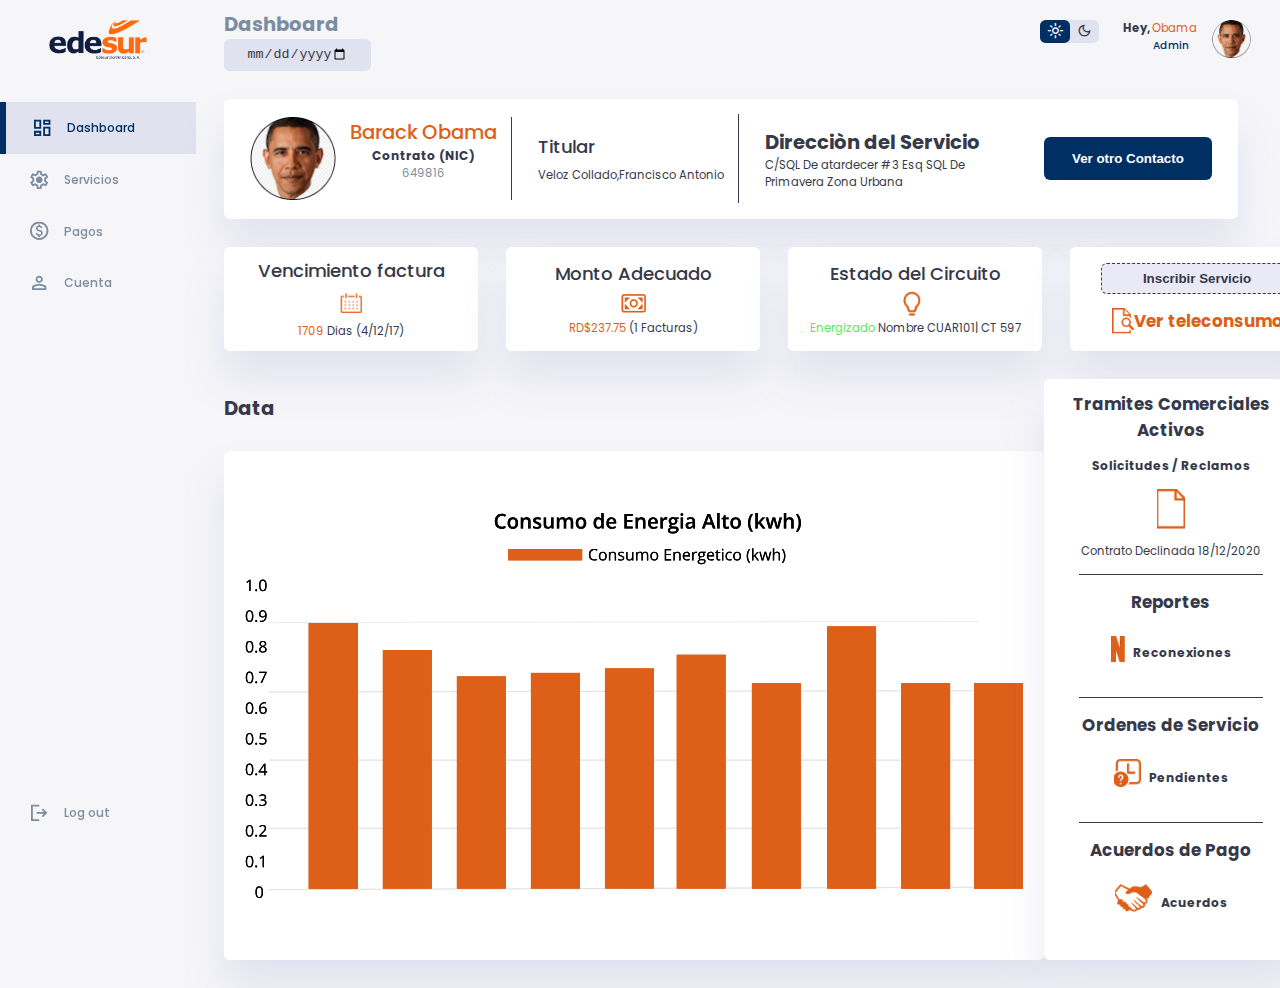
<file: finalProject/index.html>
<!DOCTYPE html>
<html lang="en">
<head>
  <meta charset="UTF-8">
  <meta http-equiv="X-UA-Compatible" content="IE=edge">
  <meta name="viewport" content="width=device-width, initial-scale=1.0">
  <title>Document</title>
  <link
  href="https://fonts.googleapis.com/css?family=Material+Icons|Material+Icons+Outlined|Material+Icons+Two+Tone|Material+Icons+Round|Material+Symbols+Sharp"
  rel="stylesheet">
  <link rel="stylesheet" href="css/style.css">
  <script defer src="js/scripts.js"></script>
</head>
<body>
  <header class="header">
    <div class="header__title">
      <h2 class="text_muted">Dashboard</h2>
      <input class="date" type="date" name="" id="">
    </div>
    <div class="header__profile">
      <button id="menu-btn">
        <span class="material-symbols-sharp">menu</span>
      </button>
      <div class="theme">
        <span class="material-symbols-sharp active luz">light_mode</span>
        <span class="material-symbols-sharp  oscu">dark_mode</span>
      </div>
  
      <div class="profile">
        <div class="info">
          <p>Hey, <b>Obama</b></p>
          <small class="text_muted">Admin</small>
        </div>
        <div class="profile-photo">
          <img src="/finalProject/assets/obama.png" alt="">
        </div>
      </div>
    </div>

  </header>
  <aside>
    <div class="top">
      <div class="logo">

        <img src="/finalProject/assets/ede-logo.png" alt="logo edesur">
      </div>

      <div class="close">
        <span class="material-symbols-sharp">
          close
        </span>
      </div>
    </div>
    <div class="sidebar">
      <a href="#" class="active dash">
        <span class="material-symbols-sharp">
          dashboard
        </span>
        <h3>Dashboard</h3>
      </a>
      <a href="#" class="set">
        <span class="material-symbols-sharp">
          settings
        </span>
        <h3>Servicios</h3>
      </a>
      <a href="#" class="paid">
        <span class="material-symbols-sharp">
          paid
        </span>
        <h3>Pagos</h3>
      </a>
      <a href="#" class="person">
        <span class="material-symbols-sharp">
          person
        </span>
        <h3>Cuenta</h3>
      </a>
      <a href="#">
        <span class="material-symbols-sharp">
          logout
        </span>
        <h3>Log out</h3>
      </a>
    </div>
  </aside>
  <main class="main">
    <div class="personal">
      <div class="personal__user">
        <div class="personal__user__img">
          <img src="/finalProject/assets/obama.png" alt="">
        </div>
        <div class="personal__user__info">
          <h2 class="user__name">Barack Obama</h2>
          <h3>Contrato (NIC) </h3>
          <p class="text_muted">649816</p>
        </div>
      </div>
      <div class="personal__title">
        <h4>Titular</h4>
        <p>Veloz Collado,Francisco Antonio</p>
      </div>
      <div class="personal__dir">
        <h2>Direcciòn del Servicio</h2>
        <p>C/SQL De atardecer #3 Esq SQL
          De Primavera Zona Urbana
        </p>
      </div>
      <button class="personal__btn">Ver otro Contacto</button>
    </div>

    <div class="cards">
      <div class="card uno">
        <h2 class="card__title">Vencimiento factura</h2>
        <div class="card__img">
          <img src="/finalProject/assets/🦆 icon _date line_.png" alt="">
        </div>
        <div class="card__info">
         
          <p> <span>1709</span> Dias (4/12/17)</p>
        </div>
      </div>

      <div class="card dos">
        <h2 class="card__title">Monto Adecuado</h2>
        <div class="card__img">
          <img src="/finalProject/assets/🦆 icon _money icon_.png" alt="">
        </div>
        <div class="card__info">
         
          <p> <span>RD$237.75</span> (1 Facturas)</p>
        </div>
      </div>

      <div class="card card__esp">
        <h2 class="card__title">Estado del Circuito</h2>
        <div class="card__img">
          <img class="ener" src="/finalProject/assets/🦆 icon _light bulb_.png" alt="">
        </div>
        <div class="card__info">
         
          <p> <span class="ener_txt">Energizado</span> Nombre CUAR101| CT 597</p>
        </div>
      </div>

      <div class="card__serv">
        <input type="text" placeholder="Inscribir Servicio" disabled>
        <div class="card__serv__info">
         <img src="/finalProject/assets/🦆 icon _file search_.png" alt="">
        <h2>Ver teleconsumo</h2>
       </div>
      </div>
    </div>

    <div class="data">
      <div class="table">
        <h2>Data</h2>
        <div class="table__img">

          <img class="tabla" src="/finalProject/assets/tabNara.svg" alt="">
        </div>
      </div>
   
      <div class="aditional">
        <h2>Tramites Comerciales Activos</h2>
        <div class="aditional__info">
          <h3>Solicitudes / Reclamos</h3>
          <img src="/finalProject/assets/🦆 icon _data object_.png" alt="">
          <p><span>Contrato</span> Declinada 18/12/2020</p>
        </div>
        <div class="aditional__info">
          <h2>Reportes</h2>
          <div class="aditional__info__group uno">
            <img src="/finalProject/assets/🦆 icon _netflix_.png" alt="">
            <h3>Reconexiones</h3>
          </div>
        </div>
        <div class="aditional__info">
          <h2>Ordenes de Servicio</h2>
          <div class="aditional__info__group dos">
            <img src="/finalProject/assets/🦆 icon _Shifts Pending_.png" alt="">
            <h3>Pendientes</h3>
          </div>
        </div>

        <div class="aditional__info">
          <h2>Acuerdos de Pago</h2>
          <div class="aditional__info__group tres">
            <img src="/finalProject/assets/Vector.png" alt="">
            <h3>Acuerdos</h3>
          </div>
        </div>

        </div>
  
      </div>

    </div>
  </main>
  <div class="modal">
    <div class="modal__window">
      <h2>Ver Contrato</h2>
      <span class="material-symbols-sharp">
        Gavel
      </span>
      <input type="text" placeholder="Seleccionar un Contrato">
      <button class="modal__btn">Continuar</button>
      <span class="material-symbols-sharp close">
        close
      </span>
      <span class="material-symbols-sharp arrow">
        arrow_drop_down
      </span>
      </div>
  </div>
  <div class="user_modal">
    <div class="user_row">
      <span class="material-symbols-sharp">
        recent_actors
      </span>
      <p>Mi perfil</p>
    </div>
    <div class="user_row">
      <span class="material-symbols-sharp">
        settings_suggest
      </span>
      <p>Configuracion</p>
    </div>
  
    <div class="user_row">
      <span class="material-symbols-sharp">
        logout
      </span>
      <p>Cerrar Sesion</p>
    </div>

  </div>
</body>
</html>
</file>
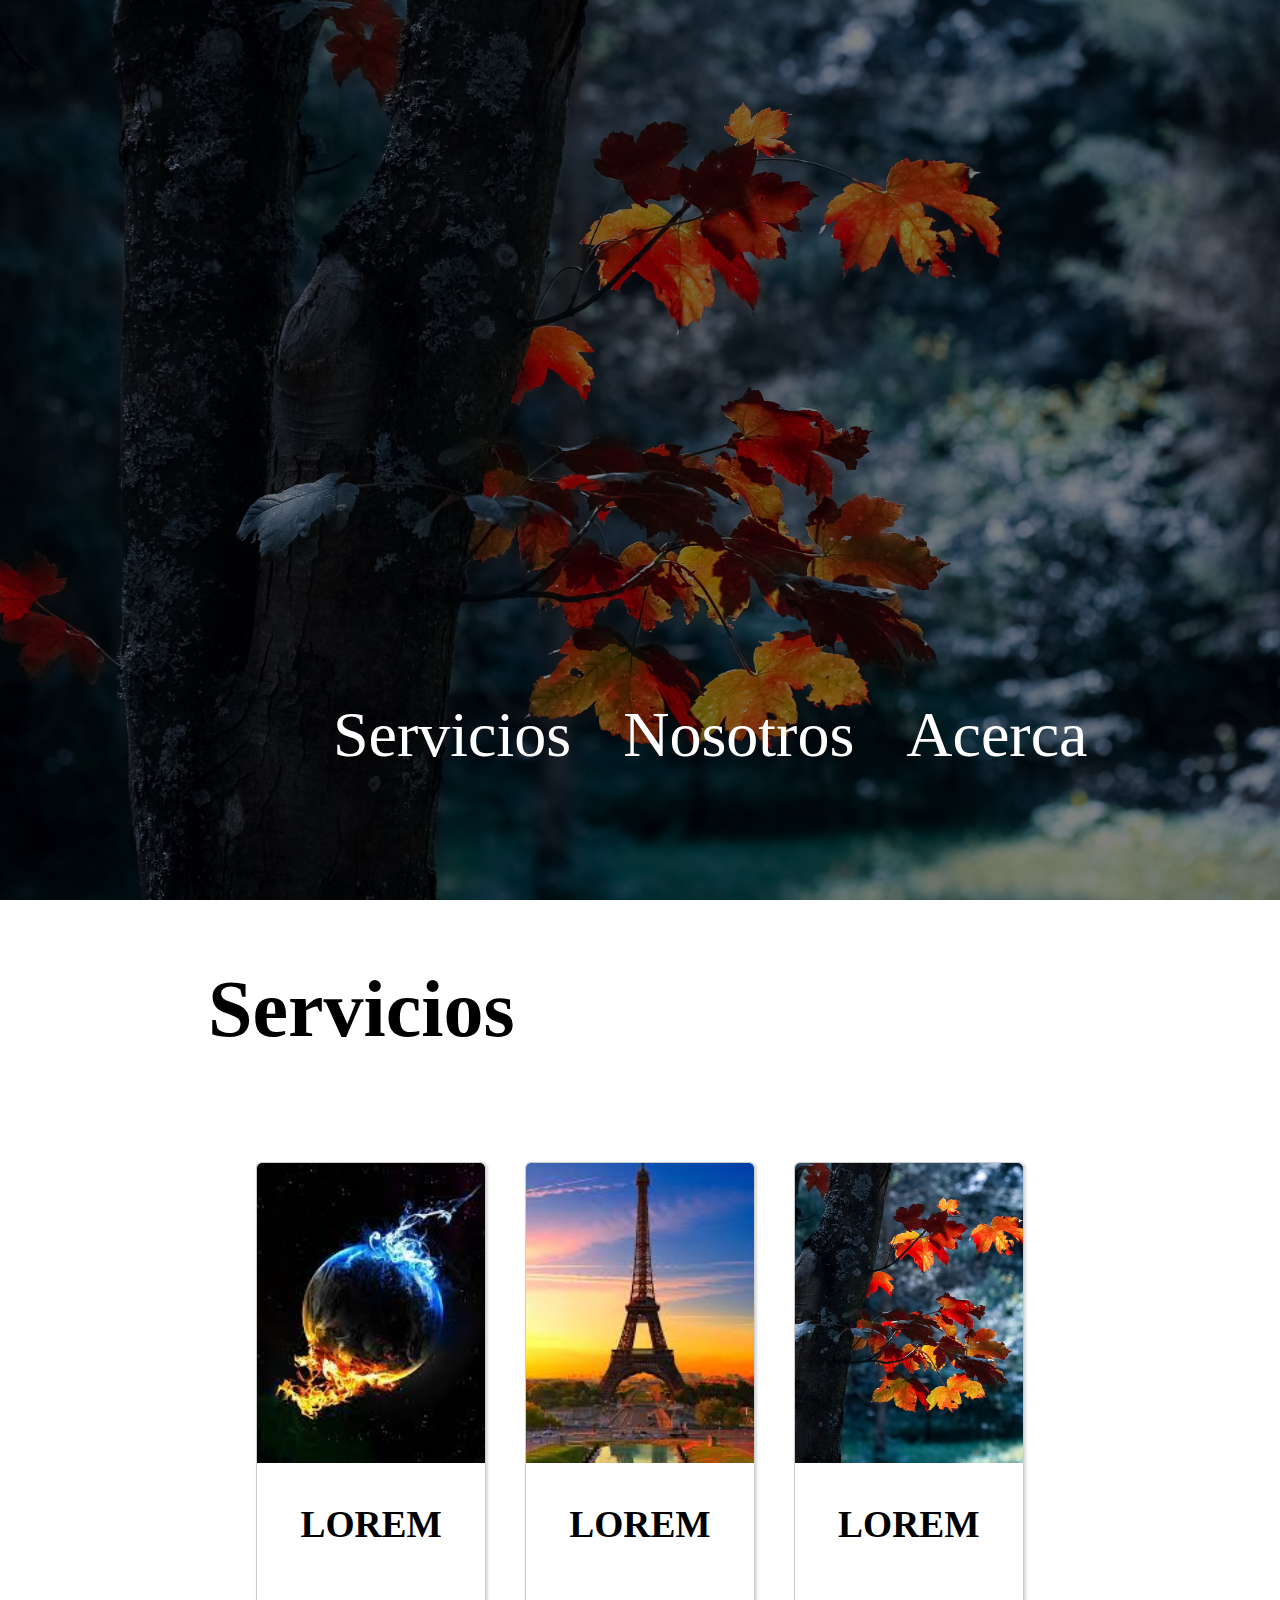
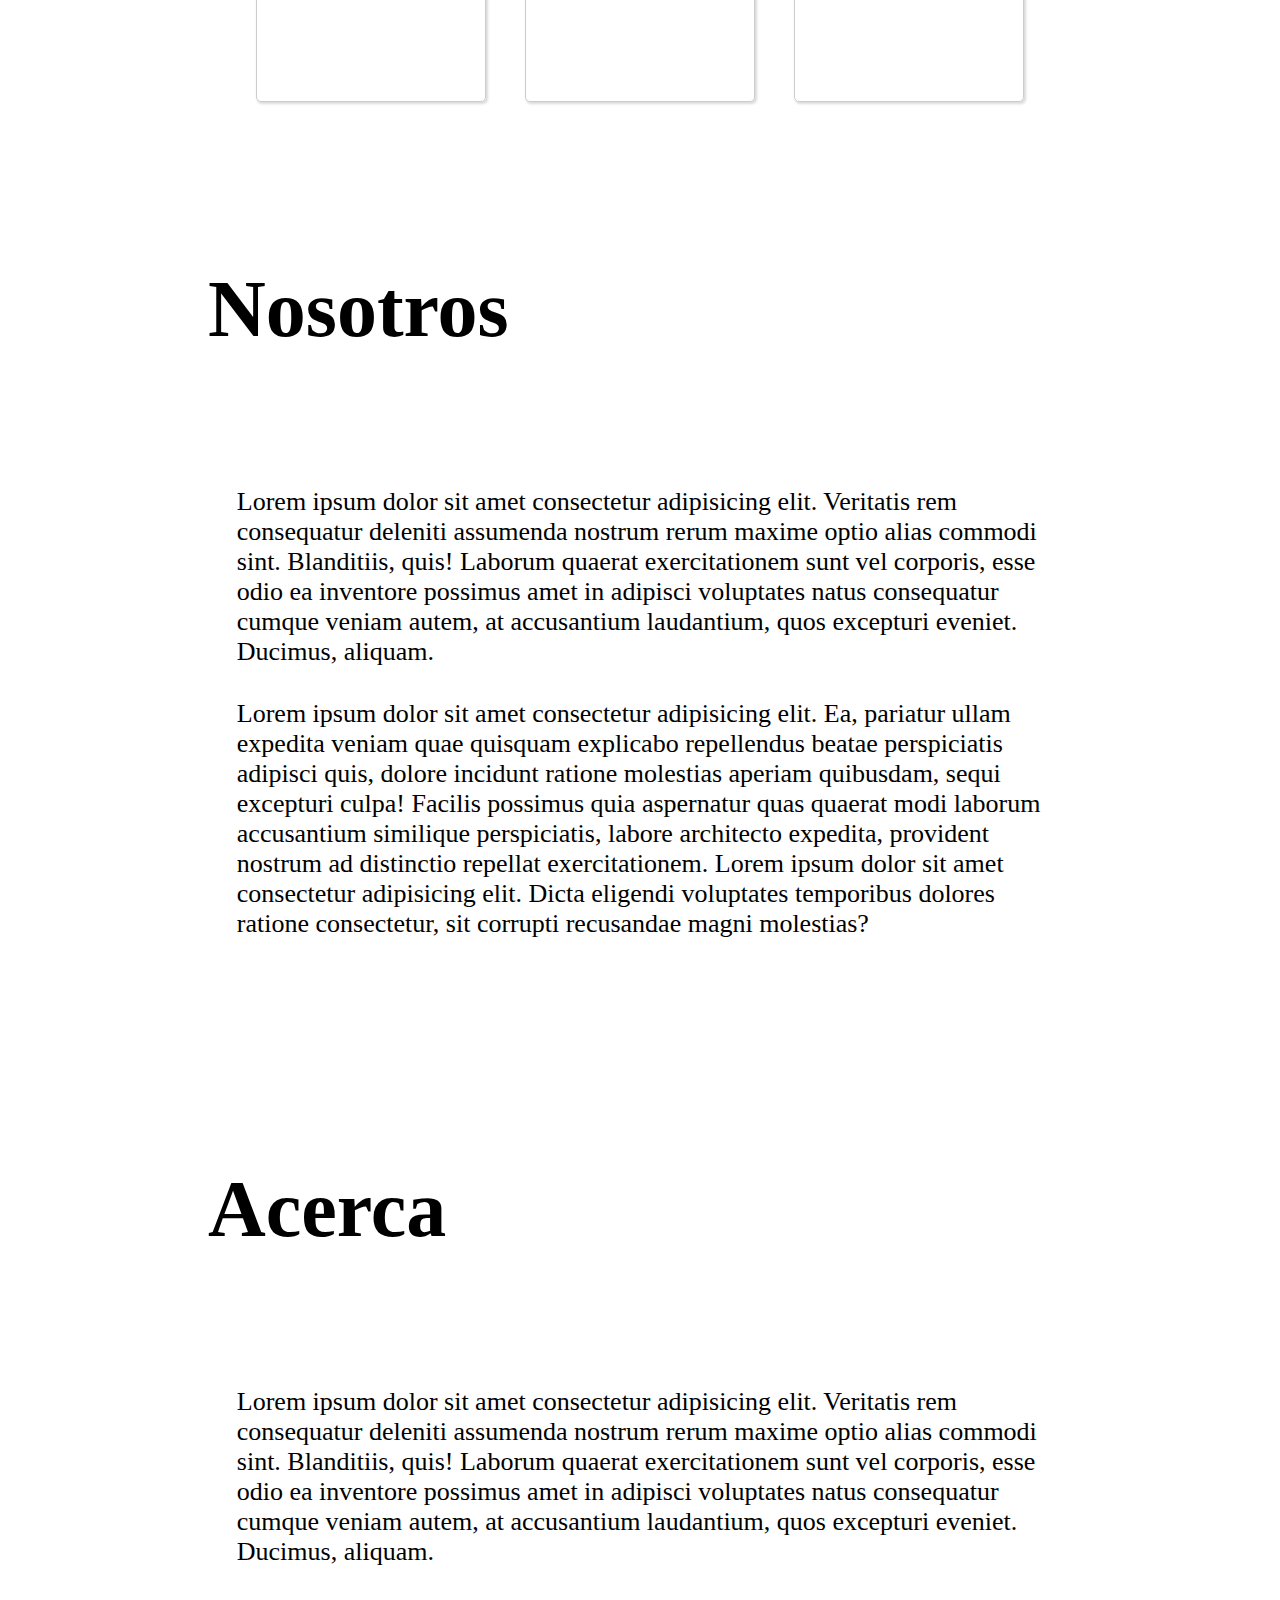
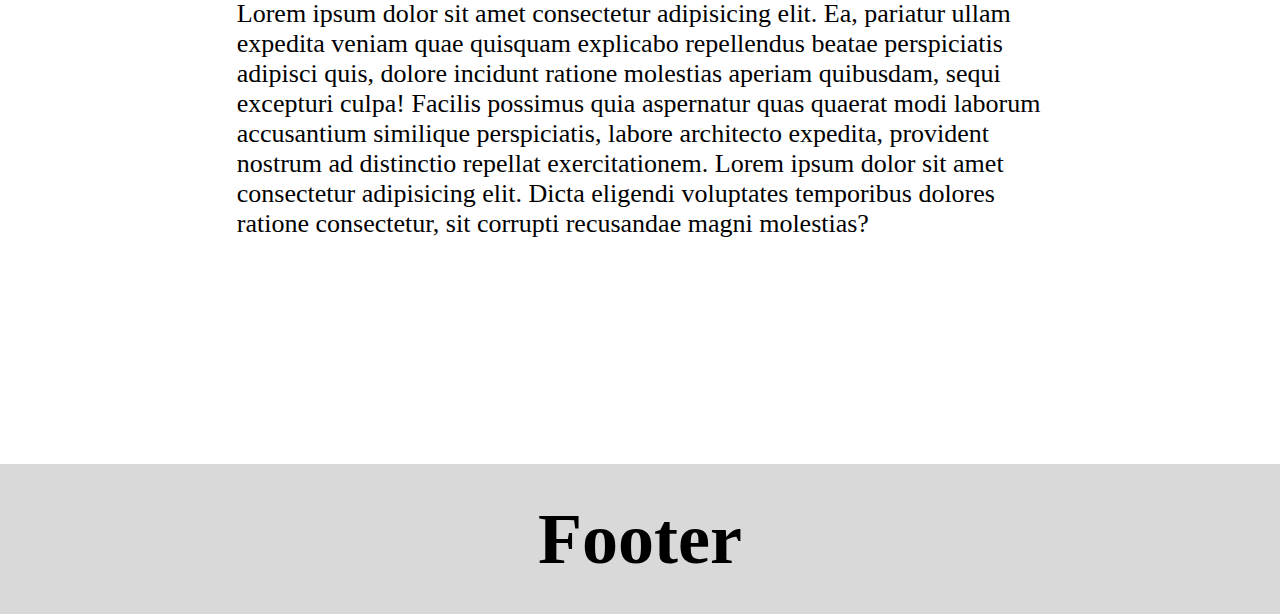
<file: practica2/index.html>
<!DOCTYPE html>
<html lang="en">
<head>
    <meta charset="UTF-8">
    <meta http-equiv="X-UA-Compatible" content="IE=edge">
    <meta name="viewport" content="width=device-width, initial-scale=1.0">
    <title>Document</title>
    <link rel="stylesheet" href="https://cdnjs.cloudflare.com/ajax/libs/font-awesome/6.1.1/css/all.min.css" integrity="sha512-KfkfwYDsLkIlwQp6LFnl8zNdLGxu9YAA1QvwINks4PhcElQSvqcyVLLD9aMhXd13uQjoXtEKNosOWaZqXgel0g==" crossorigin="anonymous" referrerpolicy="no-referrer" />
    <link rel="stylesheet" href="css/style.css">
</head>
<body>
    <header class="header">
        <div class="header__logo">
            <a href="#" target="_blank"><i class="fa-brands fa-facebook"></i></a>
        </div>
        <nav class="header__menu">
            <a href="#servicios" class="header__menu__link">Servicios</a>
            <a href="#nosotros" class="header__menu__link">Nosotros</a>
            <a href="#acerca" class="header__menu__link">Acerca</a>
        </nav>
    </header>
    
    <main class="main">
        <div id="servicios" class="main__services">
        <h2 class="main__services__h2">Servicios</h2>
        <div class="main__services__cards">
            <div class="main__services__card">
                <img src="assets/ima1.jfif" alt="ima1">
                <h3>lorem</h3>
            </div>
            <div class="main__services__card">
                <img src="assets/ima2.jfif" alt="ima1">
                <h3>lorem</h3>
            </div>
            <div class="main__services__card">
                <img src="assets/fondo.jpg" alt="ima1">
                <h3>lorem</h3>
            </div>
        </div>
    </div>

    <div id="nosotros" class="main__nosotros">
        <h2>Nosotros</h2>

        <div class="main__nosotros__text">
            <p>Lorem ipsum dolor sit amet consectetur adipisicing elit. Veritatis rem consequatur deleniti assumenda nostrum rerum maxime optio alias commodi sint. Blanditiis, quis! Laborum quaerat exercitationem sunt vel corporis, esse odio ea inventore possimus amet in adipisci voluptates natus consequatur cumque veniam autem, at accusantium laudantium, quos excepturi eveniet. Ducimus, aliquam.

            </p>
            <p>Lorem ipsum dolor sit amet consectetur adipisicing elit. Ea, pariatur ullam expedita veniam quae quisquam explicabo repellendus beatae perspiciatis adipisci quis, dolore incidunt ratione molestias aperiam quibusdam, sequi excepturi culpa! Facilis possimus quia aspernatur quas quaerat modi laborum accusantium similique perspiciatis, labore architecto expedita, provident nostrum ad distinctio repellat exercitationem. Lorem ipsum dolor sit amet consectetur adipisicing elit. Dicta eligendi voluptates temporibus dolores ratione consectetur, sit corrupti recusandae magni molestias?</p>
        </div>
   
    </div>

    <div id="acerca" class="main__acerca">
        <h2>Acerca</h2>

        <div class="main__acerca__text">
            <p>Lorem ipsum dolor sit amet consectetur adipisicing elit. Veritatis rem consequatur deleniti assumenda nostrum rerum maxime optio alias commodi sint. Blanditiis, quis! Laborum quaerat exercitationem sunt vel corporis, esse odio ea inventore possimus amet in adipisci voluptates natus consequatur cumque veniam autem, at accusantium laudantium, quos excepturi eveniet. Ducimus, aliquam.

            </p>
            <p>Lorem ipsum dolor sit amet consectetur adipisicing elit. Ea, pariatur ullam expedita veniam quae quisquam explicabo repellendus beatae perspiciatis adipisci quis, dolore incidunt ratione molestias aperiam quibusdam, sequi excepturi culpa! Facilis possimus quia aspernatur quas quaerat modi laborum accusantium similique perspiciatis, labore architecto expedita, provident nostrum ad distinctio repellat exercitationem. Lorem ipsum dolor sit amet consectetur adipisicing elit. Dicta eligendi voluptates temporibus dolores ratione consectetur, sit corrupti recusandae magni molestias?</p>
        </div>
   
    </div>


    </main>

    <footer class="footer">
        <h2>Footer</h2>
    </footer>
  
</body>
</html>
</file>
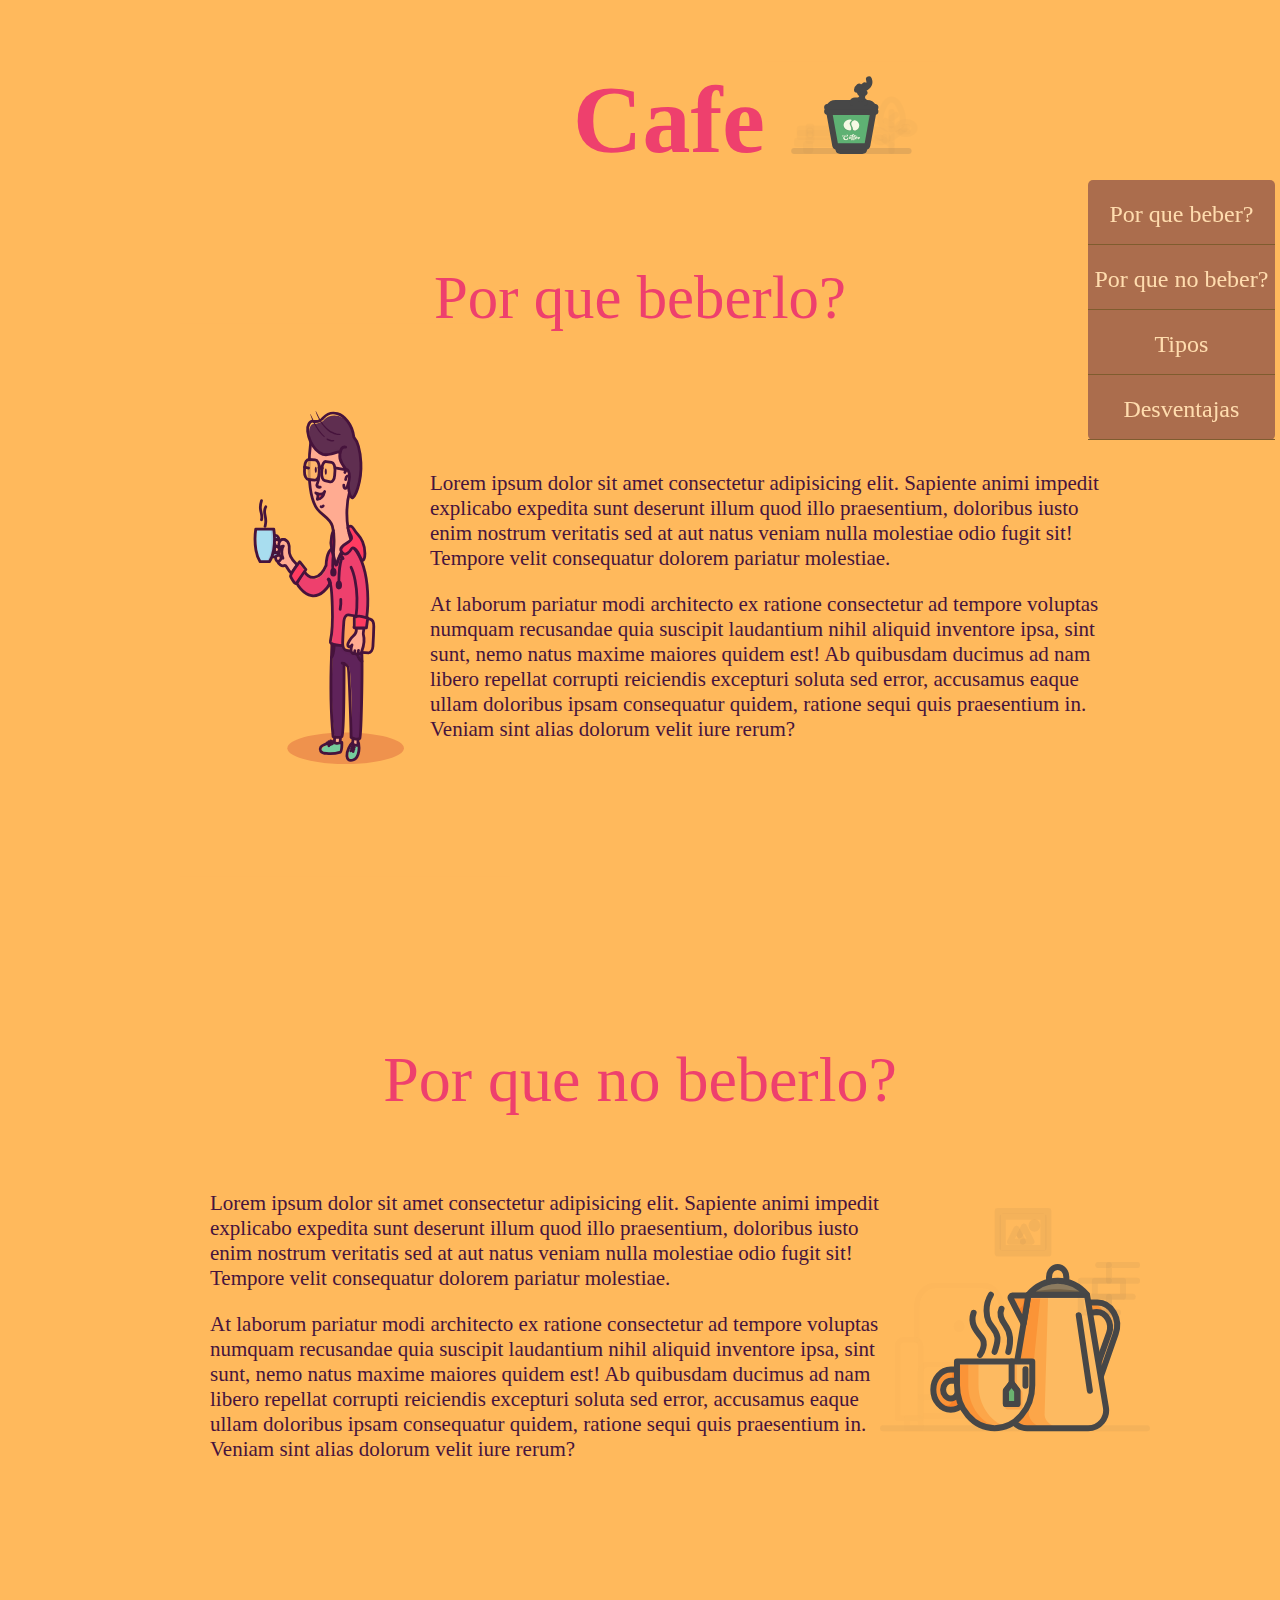
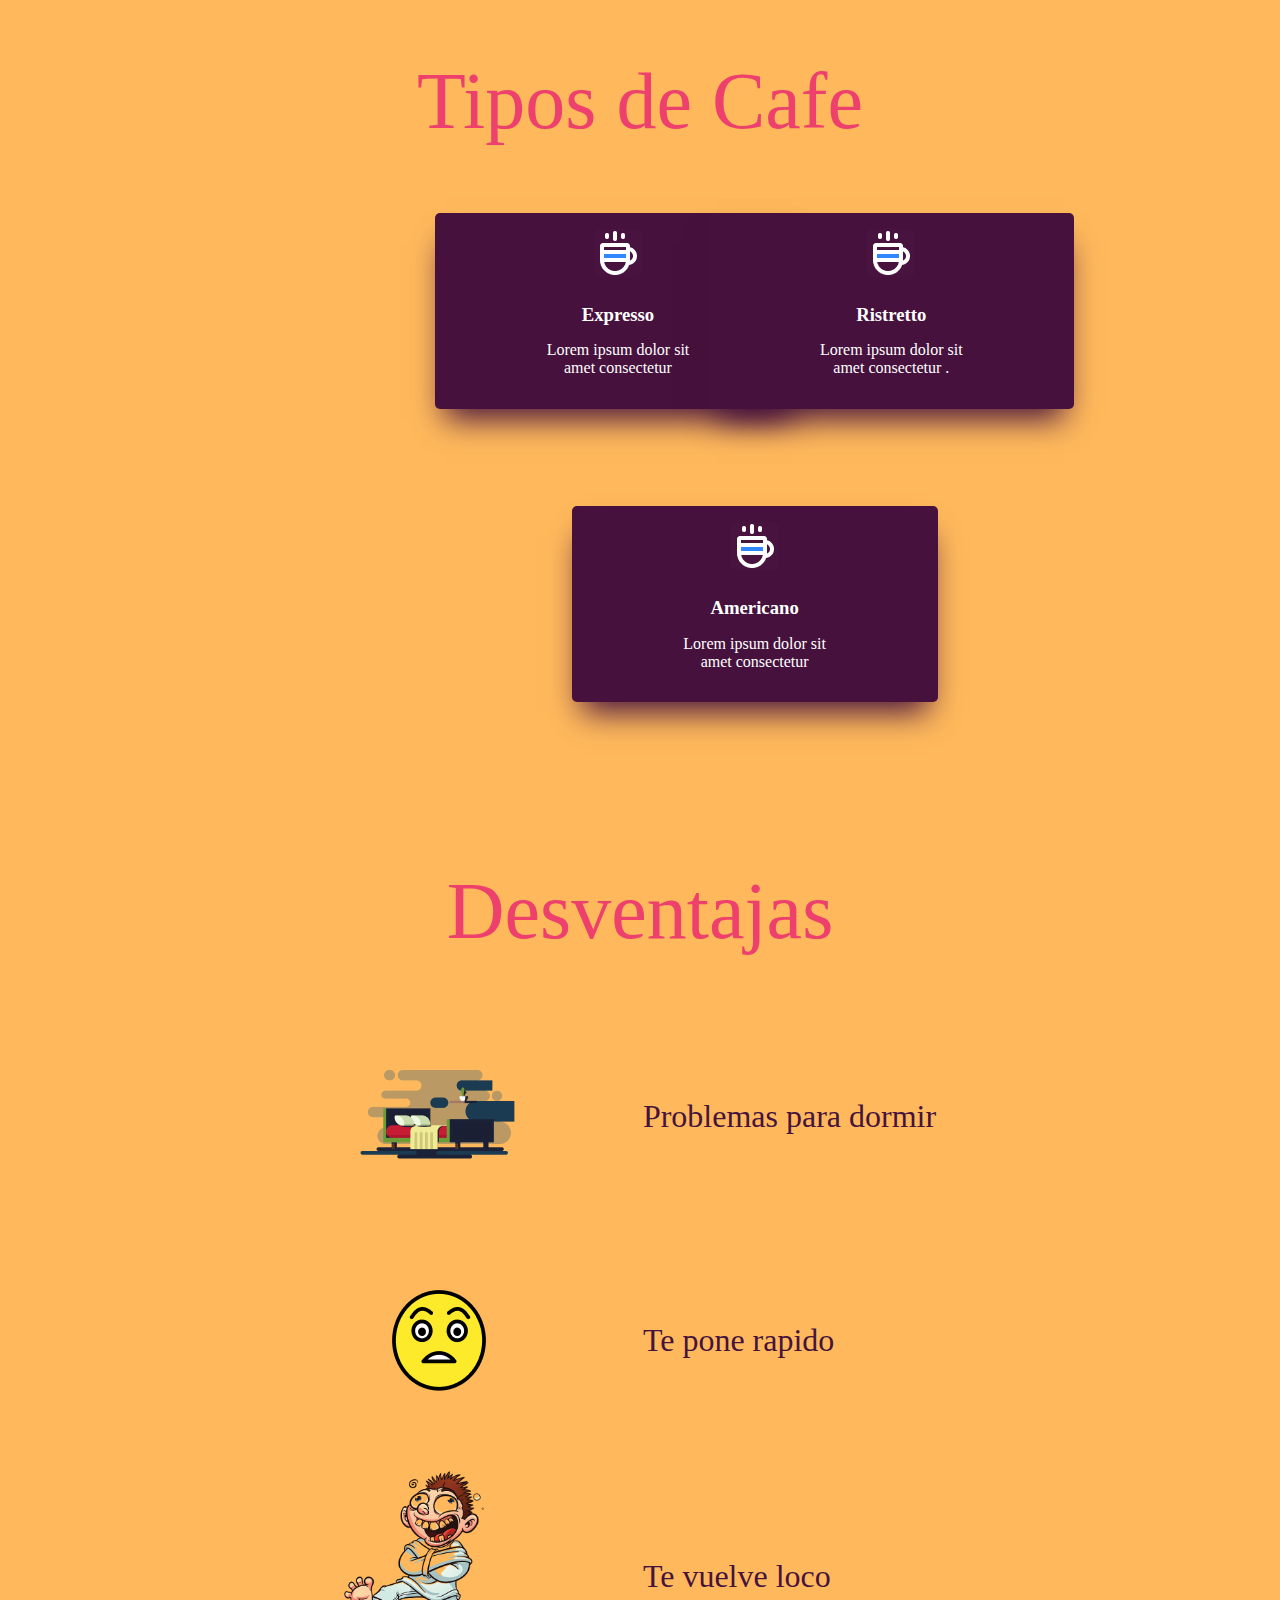
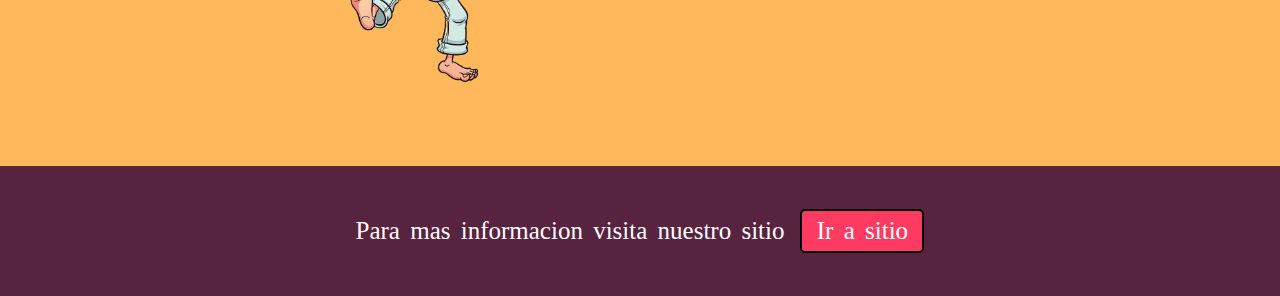
<file: practica3/index.html>
<!DOCTYPE html>
<html lang="en">

<head>
    <meta charset="UTF-8">
    <meta http-equiv="X-UA-Compatible" content="IE=edge">
    <meta name="viewport" content="width=p, initial-scale=1.0">
    <link rel="stylesheet" href="css/style.css">
    <title>Cafe</title>
</head>

<body>
    <header class="header">
        <h1>Cafe</h1>
        <svg width="198" height="123" viewBox="0 0 198 123" fill="none" xmlns="http://www.w3.org/2000/svg">
            <g clip-path="url(#clip0_45_747)">
                <path d="M172.757 3.29413H0V123H172.757V3.29413Z" fill="#FFB95C" />
                <path opacity="0.15" d="M29.1959 92.9179H143.561" stroke="#474747" stroke-width="6"
                    stroke-miterlimit="10" stroke-linecap="round" stroke-linejoin="round" />
                <g opacity="0.15">
                    <path opacity="0.15" d="M126.544 92.9178V53.9775" stroke="#474747" stroke-width="6"
                        stroke-miterlimit="10" stroke-linecap="round" stroke-linejoin="round" />
                    <path opacity="0.15"
                        d="M131.053 43.4076C135.251 47.1783 146.152 71.2871 126.544 71.2871C106.937 71.2871 117.855 47.1783 122.036 43.4076C123.504 42.0908 125.214 41.5162 126.544 41.5162C127.875 41.5162 129.585 42.0908 131.053 43.4076Z"
                        stroke="#474747" stroke-width="6" stroke-miterlimit="10" stroke-linecap="round"
                        stroke-linejoin="round" />
                    <path opacity="0.15" d="M126.544 59.9748L130.898 56.9583" stroke="#474747" stroke-width="6"
                        stroke-miterlimit="10" stroke-linecap="round" stroke-linejoin="round" />
                    <path opacity="0.15" d="M126.544 67.0015L120.619 62.8956" stroke="#474747" stroke-width="6"
                        stroke-miterlimit="10" stroke-linecap="round" stroke-linejoin="round" />
                    <path opacity="0.15"
                        d="M140.918 75.8957C145.631 75.8957 149.452 73.2482 149.452 69.9823C149.452 66.7163 145.631 64.0688 140.918 64.0688C136.205 64.0688 132.384 66.7163 132.384 69.9823C132.384 73.2482 136.205 75.8957 140.918 75.8957Z"
                        fill="#FFB95C" />
                    <path opacity="0.15"
                        d="M140.918 75.8957C145.631 75.8957 149.452 73.2482 149.452 69.9823C149.452 66.7163 145.631 64.0688 140.918 64.0688C136.205 64.0688 132.384 66.7163 132.384 69.9823C132.384 73.2482 136.205 75.8957 140.918 75.8957Z"
                        stroke="#474747" stroke-width="6" stroke-miterlimit="10" stroke-linecap="round"
                        stroke-linejoin="round" />
                    <path opacity="0.15" d="M126.544 79.9417L142.334 69.0005" stroke="#474747" stroke-width="6"
                        stroke-miterlimit="10" stroke-linecap="round" stroke-linejoin="round" />
                    <path opacity="0.15" d="M142.663 73.4537H135.908" stroke="#474747" stroke-width="6"
                        stroke-miterlimit="10" stroke-linecap="round" stroke-linejoin="round" />
                    <path opacity="0.15" d="M139.294 71.1074V69.0005" stroke="#474747" stroke-width="6"
                        stroke-miterlimit="10" stroke-linecap="round" stroke-linejoin="round" />
                    <path opacity="0.15" d="M126.544 87.0643L112.378 77.2365" stroke="#474747" stroke-width="6"
                        stroke-miterlimit="10" stroke-linecap="round" stroke-linejoin="round" />
                    <path opacity="0.15"
                        d="M120.275 83.4019C123.497 81.7179 123.431 77.8925 120.127 74.8579C116.823 71.8232 111.533 70.7284 108.312 72.4124C105.09 74.0964 105.156 77.9217 108.46 80.9564C111.764 83.9911 117.054 85.086 120.275 83.4019Z"
                        stroke="#474747" stroke-width="6" stroke-miterlimit="10" stroke-linecap="round"
                        stroke-linejoin="round" />
                    <path opacity="0.15" d="M119.513 82.1803V79.0081" stroke="#474747" stroke-width="6"
                        stroke-miterlimit="10" stroke-linecap="round" stroke-linejoin="round" />
                    <path opacity="0.15" d="M112.378 79.6665H115.885" stroke="#474747" stroke-width="6"
                        stroke-miterlimit="10" stroke-linecap="round" stroke-linejoin="round" />
                    <path opacity="0.15" d="M45.0375 85.8791H41.1851V92.4869H45.0375V85.8791Z" stroke="#474747"
                        stroke-width="6" stroke-miterlimit="10" stroke-linecap="round" stroke-linejoin="round" />
                    <path opacity="0.15" d="M84.8755 85.8791H81.023V92.4869H84.8755V85.8791Z" stroke="#474747"
                        stroke-width="6" stroke-miterlimit="10" stroke-linecap="round" stroke-linejoin="round" />
                    <path opacity="0.15" d="M46.3507 68.7134H43.6557V82.8746H46.3507V68.7134Z" stroke="#474747"
                        stroke-width="6" stroke-miterlimit="10" stroke-linecap="round" stroke-linejoin="round" />
                    <path opacity="0.15" d="M82.3878 68.7134H79.6927V82.8746H82.3878V68.7134Z" stroke="#474747"
                        stroke-width="6" stroke-miterlimit="10" stroke-linecap="round" stroke-linejoin="round" />
                    <path opacity="0.15" d="M88.8144 70.8681H34.8624V74.8782H88.8144V70.8681Z" fill="#FFB95C" />
                    <path opacity="0.15" d="M88.8144 70.8681H34.8624V74.8782H88.8144V70.8681Z" stroke="#474747"
                        stroke-width="6" stroke-miterlimit="10" stroke-linecap="round" stroke-linejoin="round" />
                    <path opacity="0.15" d="M88.8144 74.8782H34.8624V78.8884H88.8144V74.8782Z" fill="#FFB95C" />
                    <path opacity="0.15" d="M88.8144 74.8782H34.8624V78.8884H88.8144V74.8782Z" stroke="#474747"
                        stroke-width="6" stroke-miterlimit="10" stroke-linecap="round" stroke-linejoin="round" />
                    <path opacity="0.15"
                        d="M81.0403 73.5615C81.4696 73.5615 81.8177 73.3202 81.8177 73.0228C81.8177 72.7253 81.4696 72.4841 81.0403 72.4841C80.6108 72.4841 80.2629 72.7253 80.2629 73.0228C80.2629 73.3202 80.6108 73.5615 81.0403 73.5615Z"
                        stroke="#474747" stroke-width="6" stroke-miterlimit="10" stroke-linecap="round"
                        stroke-linejoin="round" />
                    <path opacity="0.15"
                        d="M81.0403 77.416C81.4696 77.416 81.8177 77.1748 81.8177 76.8773C81.8177 76.5799 81.4696 76.3387 81.0403 76.3387C80.6108 76.3387 80.2629 76.5799 80.2629 76.8773C80.2629 77.1748 80.6108 77.416 81.0403 77.416Z"
                        stroke="#474747" stroke-width="6" stroke-miterlimit="10" stroke-linecap="round"
                        stroke-linejoin="round" />
                    <path opacity="0.15"
                        d="M45.0204 73.5615C45.4497 73.5615 45.7979 73.3202 45.7979 73.0228C45.7979 72.7253 45.4497 72.4841 45.0204 72.4841C44.591 72.4841 44.243 72.7253 44.243 73.0228C44.243 73.3202 44.591 73.5615 45.0204 73.5615Z"
                        stroke="#474747" stroke-width="6" stroke-miterlimit="10" stroke-linecap="round"
                        stroke-linejoin="round" />
                    <path opacity="0.15"
                        d="M45.0204 77.416C45.4497 77.416 45.7979 77.1748 45.7979 76.8773C45.7979 76.5799 45.4497 76.3387 45.0204 76.3387C44.591 76.3387 44.243 76.5799 44.243 76.8773C44.243 77.1748 44.591 77.416 45.0204 77.416Z"
                        stroke="#474747" stroke-width="6" stroke-miterlimit="10" stroke-linecap="round"
                        stroke-linejoin="round" />
                    <path opacity="0.15" d="M93.1678 82.8746H32.0982V85.8912H93.1678V82.8746Z" stroke="#474747"
                        stroke-width="6" stroke-miterlimit="10" stroke-linecap="round" stroke-linejoin="round" />
                </g>
                <path
                    d="M72.9034 88.5965L73.5944 92.0201C73.6981 92.5349 74.3891 92.9179 75.2184 92.9179H97.3658C98.195 92.9179 98.8861 92.5349 98.9897 92.0201L99.6807 88.5965H72.9034Z"
                    fill="#D6D6D4" />
                <path
                    d="M96.8648 92.9179L98.4714 92.6306L99.6462 88.5965H72.9034L73.1625 89.9133H95.2409C95.2582 89.9133 95.2582 89.9133 95.2754 89.9133C98.4369 89.9133 96.8648 92.9179 96.8648 92.9179Z"
                    fill="#BABABA" />
                <path
                    d="M102.324 87.4353L108.37 53.9775H64.1792L70.2257 87.4353C70.3467 88.0937 71.1759 88.5964 72.1606 88.5964H100.406C101.391 88.5964 102.203 88.1056 102.324 87.4353Z"
                    fill="#5EB173" />
                <path opacity="0.34"
                    d="M85.0485 81.3663C84.6166 81.3663 84.2883 81.2107 84.1674 81.1508C83.7873 80.9354 83.5627 80.5762 83.5455 80.1453C83.5109 79.6186 83.7873 79.1039 84.271 78.7807C84.4093 78.6969 84.8066 78.4215 85.3249 78.4215C85.3767 78.4215 85.4285 78.4215 85.4803 78.4335C85.8259 78.4694 86.1368 78.625 86.3787 78.8884C86.7587 79.2834 86.8797 79.8221 86.7242 80.277C86.5342 80.8037 85.895 81.3663 85.083 81.3783L85.0485 81.3663ZM85.2212 79.7144C85.0657 79.9658 85.1003 80.1214 85.1521 80.1573C85.1521 80.1573 85.1694 80.1573 85.1694 80.1692C85.1867 80.1573 85.2212 80.1214 85.2558 80.0615C85.3076 79.9418 85.273 79.8101 85.2212 79.7144Z"
                    fill="#60A06C" />
                <path opacity="0.34"
                    d="M87.0524 82.8505C86.8278 82.8505 86.6032 82.8026 86.4305 82.7188C86.0504 82.5393 86.0677 82.2999 86.1714 81.426C86.2405 80.8754 86.3441 80.0255 86.4305 78.7087C86.4305 78.6369 86.4478 78.577 86.4478 78.5052C86.4305 78.5052 86.4305 78.5052 86.4132 78.5052C86.3787 78.5052 86.3268 78.5052 86.2923 78.5052C86.1541 78.5172 86.0159 78.5172 85.8777 78.5172C85.7222 78.5172 85.584 78.5291 85.4458 78.5411C85.3939 78.5411 85.3421 78.5531 85.2903 78.5531C85.1866 78.565 85.1003 78.5651 85.0312 78.5651C84.8757 78.5651 84.7547 78.5291 84.6511 78.4573C84.2883 78.2059 84.6856 77.6673 84.9793 77.4638C85.2212 77.3081 85.5494 77.2243 85.9468 77.2243C86.1714 77.2243 86.4305 77.2483 86.7415 77.2962C86.9315 76.9131 87.2079 76.6378 87.5534 76.4702C87.6916 76.3984 88.0717 76.2188 88.5727 76.2188C88.6418 76.2188 88.7109 76.2188 88.78 76.2308C88.8836 76.2428 89.2119 76.2787 89.4883 76.4582C89.7474 76.6378 89.8165 76.8772 89.8165 77.0448C89.9547 77.0089 90.0929 76.9849 90.2657 76.9849C90.3348 76.9849 90.3866 76.9849 90.4557 76.9969C90.5594 77.0089 90.8531 77.0328 91.0949 77.2124C91.4923 77.4877 91.3886 77.8827 91.3713 77.9545L91.3022 78.158C91.3541 78.1461 91.4059 78.1221 91.4404 78.0982C91.5441 78.0264 91.6132 77.9186 91.6305 77.763L91.6823 77.2722L92.5634 77.8468L92.5979 77.8827C92.7534 78.0982 92.6497 78.3735 92.2869 78.6848C92.0278 78.9122 91.5268 79.0199 90.7667 79.0199C90.5421 79.0199 90.283 79.008 90.0066 78.984C89.9029 79.5706 89.9202 80.217 89.9202 80.217C89.9374 80.4564 89.9375 80.6838 89.9547 80.8754C90.0066 81.9408 90.0238 82.3717 89.5401 82.6231C89.3674 82.7069 89.1428 82.7548 88.9182 82.7548C88.7109 82.7548 88.5208 82.7188 88.3481 82.6351C88.1753 82.5513 88.089 82.4675 88.0544 82.2999C87.9853 82.4435 87.8644 82.5513 87.6916 82.647C87.5534 82.7907 87.3115 82.8505 87.0524 82.8505ZM88.2272 78.7686C88.1581 79.3671 88.1753 79.9417 88.1753 79.9417C88.1926 80.217 88.1926 80.4684 88.2099 80.6958C88.2099 80.7916 88.2272 80.8754 88.2272 80.9592C88.279 80.5163 88.3308 79.9417 88.3826 79.1755C88.3826 79.0439 88.3999 78.9242 88.4172 78.8045C88.3481 78.7925 88.2963 78.7805 88.2272 78.7686ZM90.4557 78.182C90.663 78.2059 90.8358 78.2299 90.974 78.2299C91.0258 78.2299 91.0776 78.2299 91.1295 78.2179L90.9049 78.1341C90.8358 78.1102 90.7667 78.0982 90.7149 78.0982C90.6976 78.0982 90.6803 78.0982 90.663 78.0982C90.6458 78.0982 90.5421 78.1221 90.4557 78.182ZM88.7627 77.787C88.8491 77.6433 88.97 77.5116 89.0909 77.4159C89.0737 77.4159 89.0737 77.4159 89.0564 77.4159C89.0391 77.4159 89.0046 77.4159 88.9873 77.4159C88.9873 77.4159 88.8145 77.4398 88.6418 77.5715C88.6072 77.5954 88.5554 77.6433 88.5036 77.7271C88.5381 77.7271 88.7109 77.775 88.7627 77.787Z"
                    fill="#60A06C" />
                <path opacity="0.34"
                    d="M90.9567 81.6654C90.5594 81.6654 90.2139 81.5816 89.9893 81.426C89.661 81.1986 89.5401 80.7796 89.6956 80.3008C89.8511 79.7741 90.3521 79.0678 91.2677 78.8045C91.3541 78.7805 91.665 78.6967 92.0278 78.6967C92.356 78.6967 92.6325 78.7685 92.857 78.8883C93.2889 79.1396 93.358 79.5706 93.2371 79.8698C93.1162 80.1811 92.7879 80.3846 92.4079 80.5162C92.4424 80.5522 92.4943 80.6 92.4943 80.6838C92.5288 80.8634 92.3906 81.1507 92.0969 81.3542C91.8378 81.5457 91.4059 81.6654 90.9567 81.6654ZM91.8378 79.6424C91.786 79.6544 91.7341 79.6783 91.665 79.7142C91.7341 79.6903 91.786 79.6663 91.8378 79.6424Z"
                    fill="#60A06C" />
                <path opacity="0.34"
                    d="M93.7381 81.7135C93.3408 81.7135 92.9434 81.6177 92.7189 81.4381C92.3906 81.1987 92.287 80.8157 92.4079 80.3608C92.5806 79.7862 93.0989 79.2954 93.7208 79.1159C93.9454 79.056 94.2046 79.0201 94.4464 79.0201C94.8438 79.0201 95.1547 79.1039 95.362 79.2715C95.7421 79.5707 95.6039 79.9897 95.5521 80.1094C95.4484 80.3608 95.2066 80.5523 94.9129 80.684C94.9647 80.7199 95.0165 80.7798 95.0165 80.8636C95.0338 81.0311 94.9129 81.3065 94.6365 81.4741C94.4292 81.6297 94.1009 81.7135 93.7381 81.7135Z"
                    fill="#60A06C" />
                <path opacity="0.34"
                    d="M81.0923 82.659C80.8159 82.659 80.5568 82.635 80.2976 82.5752C79.4338 82.3956 78.7428 81.9048 78.3455 81.1986C77.9136 80.4325 78.0518 79.4628 78.6737 78.589C78.4146 78.6249 78.19 78.7207 77.9827 78.8045C77.7581 78.9002 77.5681 78.972 77.3608 78.972C77.2398 78.972 77.1362 78.9481 77.0325 78.9002C76.8425 78.7925 76.7388 78.601 76.7561 78.3615C76.7734 78.0742 76.9634 77.6792 77.4299 77.4997C77.6026 77.4278 77.8099 77.3919 78.0345 77.3919C78.4837 77.3919 79.0019 77.5356 79.5375 77.7032C80.0558 77.2962 80.6604 77.0208 81.2823 76.8772C81.6279 76.8054 81.9734 76.7575 82.2671 76.7575C82.7162 76.7575 83.079 76.8532 83.3036 77.0328C83.8219 77.4398 83.58 78.17 83.0445 78.601C82.7853 78.8045 82.3016 79.0558 81.4378 79.0917C81.386 79.0917 81.3514 79.0917 81.2996 79.0917C80.9714 79.0917 80.695 79.0439 80.384 78.972C80.2976 78.9601 80.2285 78.9361 80.1594 78.9242C79.8312 79.7262 79.9867 80.5881 80.5395 80.9113C80.7122 81.007 81.0059 81.1148 81.3169 81.1148C81.386 81.1148 81.4551 81.1148 81.5069 81.1028C81.5242 81.1028 81.9906 81.019 82.077 80.7676C82.1289 80.6479 82.0943 80.4923 81.9906 80.4085C81.9215 80.3487 81.8179 80.3247 81.7142 80.2888C81.6106 80.2649 81.3342 80.1811 81.3687 79.9776C81.4033 79.7501 81.8179 79.6424 82.1807 79.6424C82.2843 79.6424 82.388 79.6544 82.4916 79.6663C83.2863 79.81 83.8737 80.5881 83.6837 81.2704C83.5282 81.845 82.9063 82.1562 82.6989 82.2639C82.2498 82.5393 81.6797 82.659 81.0923 82.659ZM80.7641 78.1341C80.9714 78.2059 81.1096 78.2418 81.2478 78.2418C81.2823 78.2418 81.3169 78.2418 81.3514 78.2418C81.6451 78.2179 81.9906 78.0982 82.077 77.9067C82.1289 77.8109 82.1116 77.7151 82.077 77.7032C82.077 77.7032 82.0252 77.6792 81.9388 77.6792C81.7315 77.6792 81.4724 77.7391 81.2996 77.8109L81.2823 77.8229C81.0923 77.8947 80.9196 78.0024 80.7641 78.1341Z"
                    fill="#60A06C" />
                <path
                    d="M64.1792 53.9775L64.6457 56.611H101.408C102.808 56.611 103.896 57.4609 103.723 58.4305L99.8881 85.9629C99.7326 87.0163 98.5924 87.8782 97.0894 88.0697L92.7705 88.6084H98.9207H100.389C101.374 88.6084 102.203 88.1176 102.324 87.4472L108.37 53.9894H64.1792V53.9775Z"
                    fill="#60A06C" />
                <path
                    d="M72.9034 88.5965L73.5944 92.0201C73.6981 92.5349 74.3891 92.9179 75.2184 92.9179H97.3658C98.195 92.9179 98.8861 92.5349 98.9897 92.0201L99.6807 88.5965H72.9034Z"
                    stroke="#474747" stroke-width="6" stroke-miterlimit="10" stroke-linecap="round"
                    stroke-linejoin="round" />
                <path
                    d="M102.324 87.4353L108.37 53.9775H64.1792L70.2257 87.4353C70.3467 88.0937 71.1759 88.5964 72.1606 88.5964H100.406C101.391 88.5964 102.203 88.1056 102.324 87.4353Z"
                    stroke="#474747" stroke-width="6" stroke-miterlimit="10" stroke-linecap="round"
                    stroke-linejoin="round" />
                <path
                    d="M109.321 53.9776C93.9625 53.9776 78.5871 53.9776 63.2291 53.9776C61.7261 53.9895 61.9334 53.4269 62.4516 52.3615C62.7626 51.7271 62.7626 51.0448 62.4516 50.4223C61.9334 49.345 61.7261 48.7943 63.2291 48.8063C78.5871 48.8063 93.9625 48.8063 109.321 48.8063C110.824 48.7943 110.616 49.3569 110.098 50.4223C109.787 51.0568 109.787 51.7391 110.098 52.3615C110.616 53.4269 110.824 53.9895 109.321 53.9776Z"
                    fill="#646464" />
                <path
                    d="M110.098 50.4102C110.426 49.716 110.634 49.2371 110.34 48.9857C110.271 49.1414 110.184 49.3209 110.098 49.5125C109.873 49.9673 109.822 50.4581 109.908 50.937C109.96 50.7574 110.012 50.5898 110.098 50.4102Z"
                    fill="#7C7C7C" />
                <path
                    d="M62.6417 50.937C62.7454 50.4581 62.6935 49.9793 62.4517 49.5125C62.3653 49.3209 62.2789 49.1533 62.2098 48.9857C61.9161 49.2371 62.1062 49.716 62.4517 50.4102C62.538 50.5898 62.6072 50.7574 62.6417 50.937Z"
                    fill="#7C7C7C" />
                <path
                    d="M110.34 52.8762C110.167 53.0079 109.856 53.0797 109.321 53.0797C93.9627 53.0797 78.5873 53.0797 63.2292 53.0797C62.6937 53.0797 62.3827 53.0198 62.21 52.8762C61.9163 53.6064 61.9854 53.9775 63.2292 53.9775C78.5873 53.9775 93.9627 53.9775 109.321 53.9775C110.565 53.9895 110.634 53.6064 110.34 52.8762Z"
                    fill="#7C7C7C" />
                <path
                    d="M110.098 52.3614C110.063 52.3016 110.046 52.2417 110.029 52.1819C109.804 52.7445 109.822 53.343 110.081 53.9057C110.72 53.7261 110.495 53.1994 110.098 52.3614Z"
                    fill="#646464" />
                <path
                    d="M62.6935 51.5954C62.8662 51.5475 63.54 50.3864 64.5765 50.3864C79.9346 50.3864 93.0123 50.3864 108.37 50.3864C109.614 50.3864 109.839 52.1341 110.029 52.182C110.029 52.17 110.098 50.4223 110.098 50.4103C110.616 49.333 110.824 48.7823 109.321 48.7943C93.9798 48.7943 78.6217 48.7943 63.2808 48.7943C61.726 48.7704 61.9333 49.333 62.4516 50.4103C62.4689 50.4343 62.6762 51.5835 62.6935 51.5954Z"
                    fill="#646464" />
                <path
                    d="M62.4862 53.9057C62.7453 53.343 62.7626 52.7445 62.538 52.1819C62.5207 52.2417 62.4862 52.3016 62.4689 52.3614C62.0543 53.1994 61.8297 53.7261 62.4862 53.9057Z"
                    fill="#646464" />
                <path
                    d="M109.321 53.9776C93.9625 53.9776 78.5871 53.9776 63.2291 53.9776C61.7261 53.9895 61.9334 53.4269 62.4516 52.3615C62.7626 51.7271 62.7626 51.0448 62.4516 50.4223C61.9334 49.345 61.7261 48.7943 63.2291 48.8063C78.5871 48.8063 93.9625 48.8063 109.321 48.8063C110.824 48.7943 110.616 49.3569 110.098 50.4223C109.787 51.0568 109.787 51.7391 110.098 52.3615C110.616 53.4269 110.824 53.9895 109.321 53.9776Z"
                    stroke="#474747" stroke-width="6" stroke-miterlimit="10" stroke-linecap="round"
                    stroke-linejoin="round" />
                <path
                    d="M107.991 48.7943H64.5767L65.0086 47.7409C65.6824 46.065 67.9973 44.9039 70.6405 44.9039H101.927C104.57 44.9039 106.868 46.065 107.559 47.7409L107.991 48.7943Z"
                    fill="#D6D6D4" />
                <path
                    d="M107.991 48.7943H64.5767L65.0086 47.7409C65.6824 46.065 67.9973 44.9039 70.6405 44.9039H101.927C104.57 44.9039 106.868 46.065 107.559 47.7409L107.991 48.7943Z"
                    fill="#D6D6D4" />
                <path
                    d="M73.6809 46.1488L103.309 46.1368C105.451 46.1368 106.764 47.2022 107.368 47.3339C106.315 46.2446 103.982 44.9039 101.944 44.9039H70.6231C67.9799 44.9039 65.6822 46.065 64.9912 47.7409L64.5593 48.7943H68.3254C69.241 47.4057 71.3314 46.1488 73.6809 46.1488Z"
                    fill="#FFB95C" />
                <path
                    d="M107.991 48.7943H64.5767L65.0086 47.7409C65.6824 46.065 67.9973 44.9039 70.6405 44.9039H101.927C104.57 44.9039 106.868 46.065 107.559 47.7409L107.991 48.7943Z"
                    stroke="#474747" stroke-width="6" stroke-miterlimit="10" stroke-linecap="round"
                    stroke-linejoin="round" />
                <path
                    d="M99.4389 44.9038H87.5878V44.1376C87.5878 43.2518 88.6243 42.5216 89.92 42.5216H97.124C98.4024 42.5216 99.4562 43.2398 99.4562 44.1376V44.9038H99.4389Z"
                    fill="#D6D6D4" />
                <path
                    d="M99.4389 44.9038H87.5878V44.1376C87.5878 43.2518 88.6243 42.5216 89.92 42.5216H97.124C98.4024 42.5216 99.4562 43.2398 99.4562 44.1376V44.9038H99.4389Z"
                    fill="#D6D6D4" />
                <path
                    d="M87.6051 44.8799C87.6051 44.03 88.5898 43.3477 89.8164 43.3477H97.2449C98.3678 43.3477 99.3007 43.9343 99.4389 44.6884V44.0659C99.4389 43.216 98.4542 42.5337 97.2276 42.5337H89.7991C88.5725 42.5337 87.5878 43.216 87.5878 44.0659V44.9039H87.6051V44.8799Z"
                    fill="#FFB95C" />
                <path
                    d="M84.8757 73.0108C83.0444 73.0108 79.7275 72.113 78.6737 69.707C77.6371 67.7438 78.0863 65.4335 79.8312 63.6977C81.1096 62.4288 82.8544 61.7106 84.6165 61.7106C85.1521 61.7106 85.6876 61.7824 86.2059 61.9141L86.2232 61.9261L86.2404 61.938C86.6032 62.0817 86.8105 62.2493 86.8796 62.4528C86.9833 62.7999 86.6551 63.1231 86.2232 63.5301C85.3594 64.3561 84.1846 65.4813 85.3421 67.5762C86.6896 69.9942 86.6896 72.2926 85.8604 72.8432C85.6876 72.951 85.3421 73.0108 84.8757 73.0108Z"
                    fill="#60A06C" />
                <path
                    d="M99.4389 44.9038H87.5878V44.1376C87.5878 43.2518 88.6243 42.5216 89.92 42.5216H97.124C98.4024 42.5216 99.4562 43.2398 99.4562 44.1376V44.9038H99.4389Z"
                    stroke="#474747" stroke-width="6" stroke-miterlimit="10" stroke-linecap="round"
                    stroke-linejoin="round" />
                <path
                    d="M89.6263 72.9748C88.9526 72.9748 88.3306 72.7952 87.8987 72.484C87.5359 72.2087 87.3459 71.8615 87.3805 71.4904C87.4668 70.5328 87.0004 69.623 86.5512 68.7372C86.1366 67.9352 85.7393 67.1691 85.7393 66.379C85.722 63.4582 88.5552 62.5364 88.9007 62.4407C89.1253 62.3449 89.3844 62.297 89.6609 62.297C90.7838 62.297 92.1658 63.0631 93.1678 64.2482C93.8416 65.0383 95.8283 67.8753 93.2196 71.1313C92.2695 72.3044 90.9738 72.9748 89.6263 72.9748Z"
                    fill="#60A06C" />
                <path
                    d="M86.2576 61.7704C88.2961 62.5725 83.1307 63.5541 85.2037 67.2889C86.6204 69.8386 86.413 71.8976 85.8084 72.2926C85.2037 72.6876 80.4702 72.2208 79.1573 69.276C77.0151 65.2299 81.6795 60.5854 86.2576 61.7704Z"
                    fill="#F6F9E4" />
                <path
                    d="M89.229 62.2971C89.229 62.2971 86.2403 63.1111 86.2576 66.032C86.2576 67.66 88.0715 69.2999 87.8988 71.1554C87.7778 72.4482 90.9739 73.3101 93.0988 70.6646C96.813 65.9961 91.2848 61.3874 89.229 62.2971Z"
                    fill="#F6F9E4" />
                <path
                    d="M84.3399 78.7087C83.5453 79.2354 83.5107 80.3247 84.219 80.7198C84.2708 80.7437 84.53 80.8993 84.91 80.8874C85.5665 80.8754 86.0675 80.3726 86.223 79.9656C86.4649 79.3192 85.9639 78.5052 85.2728 78.4214C84.8409 78.3735 84.4609 78.6249 84.3399 78.7087ZM85.3938 79.8938C85.3765 79.9297 85.2728 80.1452 85.031 80.1691C84.8755 80.1811 84.7546 80.1093 84.7373 80.0973C84.53 79.9656 84.5473 79.6664 84.7546 79.3432C84.8928 79.1995 84.9964 79.1636 85.0655 79.1756C85.3074 79.1756 85.5665 79.5826 85.3938 79.8938Z"
                    fill="#F6F9E4" />
                <path
                    d="M86.4476 82.2879C86.0848 82.1203 86.3958 81.7372 86.6031 78.4812C86.6549 77.5834 86.9313 76.7695 87.6051 76.4462C87.7433 76.3864 88.1233 76.1949 88.5898 76.2427C88.6934 76.2547 88.918 76.2787 89.0908 76.4103C89.419 76.6378 89.3154 76.9849 89.2981 77.0089C89.1944 76.973 89.0044 76.9131 88.7626 76.937C88.7626 76.937 88.4861 76.9729 88.227 77.1645C87.5705 77.6553 87.6396 79.7142 87.6396 79.7142C87.7087 81.426 87.8297 82.0245 87.3459 82.2639C87.1214 82.3956 86.724 82.4076 86.4476 82.2879Z"
                    fill="#F6F9E4" />
                <path
                    d="M88.417 82.252C88.106 82.1083 88.3652 81.7732 88.5552 78.9601C88.607 78.182 88.8489 77.4757 89.419 77.2004C89.5399 77.1405 89.8682 76.9849 90.2655 77.0328C90.3519 77.0448 90.5419 77.0687 90.7147 77.1765C90.9911 77.368 90.9047 77.6673 90.8874 77.7032C90.8011 77.6673 90.6283 77.6194 90.421 77.6433C90.421 77.6433 90.1791 77.6673 89.9546 77.8348C89.3845 78.2658 89.4536 80.0374 89.4536 80.0374C89.5054 81.5218 89.609 82.0365 89.1944 82.24C88.9871 82.3478 88.6589 82.3597 88.417 82.252Z"
                    fill="#F6F9E4" />
                <path
                    d="M91.3193 80.6719C91.1638 80.6958 90.9565 80.6958 90.801 80.624C90.4383 80.4445 90.5592 79.81 91.0084 79.4389C91.0775 79.391 91.4748 79.0798 91.8376 79.1636C91.9412 79.1875 92.0795 79.2594 92.0795 79.3432C92.0967 79.5467 91.4921 79.7741 90.9565 79.798C90.6628 79.81 90.421 79.7621 90.2828 79.7262C90.1273 79.8818 90.1446 79.9776 90.1619 80.0135C90.2655 80.2409 91.0084 80.229 91.112 80.217C91.1811 80.217 92.4768 80.1572 92.7187 79.5467C92.805 79.3192 92.7532 78.996 92.4422 78.8045C91.9931 78.5411 91.302 78.7207 91.2157 78.7566C89.9891 79.0918 89.4363 80.5522 90.0582 80.9831C90.421 81.2345 91.2675 81.1986 91.6821 80.9233C91.9585 80.7317 92.0276 80.4325 91.9412 80.3966C91.8894 80.3966 91.7167 80.612 91.3193 80.6719Z"
                    fill="#F6F9E4" />
                <path
                    d="M93.928 80.8275C93.7898 80.8514 93.5997 80.8514 93.4788 80.7916C93.1506 80.624 93.2888 80.0614 93.6688 79.7382C93.7207 79.6903 94.0143 79.4389 94.2562 79.4988C94.3771 79.5227 94.4635 79.6185 94.4635 79.7023C94.4462 79.8938 93.9798 80.0374 93.6343 80.0614C93.3751 80.0853 93.1506 80.0374 93.0296 80.0015C92.8914 80.1332 92.9087 80.229 92.926 80.2529C93.0124 80.4325 93.5133 80.4564 93.7725 80.4325C94.2217 80.4085 94.8954 80.217 95.0682 79.798C95.0854 79.7501 95.2236 79.403 94.9472 79.1875C94.6363 78.9481 94.0489 78.996 93.6861 79.0918C92.6668 79.3791 92.2004 80.612 92.7878 81.031C93.1333 81.2704 93.8934 81.2944 94.2562 81.0669C94.5153 80.9113 94.5672 80.636 94.4981 80.6001C94.429 80.5761 94.2735 80.7676 93.928 80.8275Z"
                    fill="#F6F9E4" />
                <path
                    d="M91.8376 77.5596C91.8203 77.7153 91.7512 77.9068 91.5439 78.0504C90.3519 78.8405 86.2403 76.6259 85.0828 77.416C84.8237 77.5836 84.6164 77.9666 84.7546 78.0744C84.8237 78.1223 84.9446 78.0983 85.2556 78.0744C85.532 78.0504 85.8257 78.0624 86.1021 78.0385C86.7931 77.9906 87.8469 78.2779 88.9353 78.4455C89.2117 78.4814 91.3884 78.7926 91.9067 78.3377C91.9758 78.2779 92.304 77.9786 92.1658 77.7871C92.0449 77.7033 91.9412 77.6315 91.8376 77.5596Z"
                    fill="#F6F9E4" />
                <path
                    d="M79.7446 77.8589C80.4875 78.1103 80.7293 78.2778 81.213 78.2419C81.5931 78.2059 82.0941 78.0504 82.2323 77.7392C82.2841 77.6195 82.3187 77.404 82.1632 77.2963C81.9214 77.1167 81.3167 77.2364 80.9712 77.3561C80.9712 77.3561 80.9539 77.368 80.9366 77.368C79.4336 77.9306 78.9672 80.1812 80.1765 80.8875C80.4875 81.067 80.9712 81.2107 81.4549 81.1269C81.524 81.1149 82.1287 81.0072 82.2841 80.6241C82.3532 80.4326 82.3014 80.2051 82.1287 80.0495C81.9041 79.87 81.5758 79.8579 81.5931 79.798C81.5931 79.7382 81.9559 79.6424 82.2841 79.7023C82.9061 79.81 83.3725 80.4685 83.217 81.0311C83.0788 81.5099 82.5433 81.7853 82.3705 81.8691C81.7486 82.1803 80.9366 82.2521 80.2456 82.1085C79.0709 81.8571 78.6217 81.043 78.518 80.8754C77.6715 79.3671 79.2609 77.3083 81.2476 76.8773C81.3858 76.8414 82.4569 76.614 82.9061 76.9611C83.2861 77.2604 83.0788 77.8708 82.6469 78.2059C82.1632 78.589 81.4722 78.6129 81.2821 78.6249C80.9366 78.6369 80.6775 78.5891 80.332 78.5173C79.4509 78.3497 79.3991 78.1582 78.9154 78.0983C77.9825 78.0026 77.3951 78.625 77.0842 78.4694C76.8077 78.3258 76.9287 77.6673 77.4469 77.4638C77.9479 77.2603 78.7772 77.5357 79.7446 77.8589Z"
                    fill="#F6F9E4" />
                <path
                    d="M99.6289 27.5225C98.2814 28.8273 96.7957 29.1505 95.6555 30.6707C95.3445 31.0897 94.4289 32.3107 94.7053 33.7831C95.0681 35.7223 97.1758 36.2251 97.3831 37.9728C97.4695 38.7628 97.1585 39.7205 96.001 40.8457"
                    stroke="#474747" stroke-width="6" stroke-miterlimit="10" stroke-linecap="round"
                    stroke-linejoin="round" />
                <path
                    d="M103.948 21.3817C105.002 24.4102 104.242 26.2777 103.343 27.4268C101.702 29.5217 98.7133 30.3357 98.506 32.4425C98.4024 33.4361 98.9725 34.274 99.4389 34.8007"
                    stroke="#474747" stroke-width="6" stroke-miterlimit="10" stroke-linecap="round"
                    stroke-linejoin="round" />
                <path d="M94.0489 28.564C94.0489 28.564 91.9758 30.2399 91.9758 31.7602" stroke="#474747"
                    stroke-width="6" stroke-miterlimit="10" stroke-linecap="round" stroke-linejoin="round" />
            </g>
            <defs>
                <clipPath id="clip0_45_747">
                    <rect width="198" height="132" fill="white" transform="translate(0 -9)" />
                </clipPath>
            </defs>
        </svg>
    </header>

    <main class="main">

        <div id="pque" class="beber">
            <h2>Por que beberlo?</h2>
            <div class="beber__content">
                <svg width="354" height="594" viewBox="0 0 354 594" fill="none" xmlns="http://www.w3.org/2000/svg">
                    <path d="M354 0H0V594H354V0Z" fill="#FFB95C" />
                    <path
                        d="M177.673 473.002C212.2 473.002 240.189 465.45 240.189 456.133C240.189 446.816 212.2 439.263 177.673 439.263C143.146 439.263 115.156 446.816 115.156 456.133C115.156 465.45 143.146 473.002 177.673 473.002Z"
                        fill="#EF924D" />
                    <path d="M171.761 451.381H165.53L165.955 443.302H172.15L171.761 451.381Z" fill="#FFAB91" />
                    <path d="M190.912 453.876H185.036L185.744 443.778L190.912 445.025V453.876Z" fill="#FFAB91" />
                    <path d="M171.761 451.381H165.53L165.955 443.302H172.15L171.761 451.381Z" stroke="#46133C"
                        stroke-width="3" stroke-miterlimit="10" stroke-linecap="round" stroke-linejoin="round" />
                    <path d="M190.912 453.876H185.036L185.744 443.778L190.912 445.025V453.876Z" stroke="#46133C"
                        stroke-width="3" stroke-miterlimit="10" stroke-linecap="round" stroke-linejoin="round" />
                    <path
                        d="M162.698 343.688C163.867 344.223 159.052 390.971 164.221 443.48C166.982 444.253 171.442 445.084 173.672 443.54C175.832 439.916 176.009 369.824 176.009 365.132C177.885 365.726 178.982 366.498 180.151 368.458C181.637 370.953 183.514 439.263 183.514 444.431C185.956 446.391 191.337 446.688 192.895 445.559C194.311 443.183 196.789 351.529 193.992 340.54C190.983 343.332 178.805 346.777 162.698 343.688Z"
                        fill="#5F235A" />
                    <g opacity="0.15">
                        <path opacity="0.15"
                            d="M162.84 344.105C166.84 344.699 170.557 344.936 173.92 344.877C170.486 344.818 166.699 344.461 162.698 343.689C162.769 343.689 162.805 343.867 162.84 344.105Z"
                            fill="#5F235A" />
                        <path opacity="0.15"
                            d="M173.531 365.132C173.531 369.824 173.318 439.916 171.194 443.54C170.557 443.956 169.708 444.193 168.787 444.312C170.663 444.49 172.504 444.371 173.708 443.54C175.761 440.095 176.044 377.071 176.044 366.439C175.336 365.785 174.557 365.429 173.531 365.132Z"
                            fill="#5F235A" />
                        <path opacity="0.15"
                            d="M194.027 340.481C193.532 340.956 192.753 341.431 191.797 341.906C191.903 342.56 165.353 343.807 165.53 344.698C166.769 350.163 192.222 346.243 192.293 347.371C193.78 371.666 191.691 443.421 190.417 445.559C189.992 445.856 189.319 446.035 188.505 446.153C190.381 446.332 192.116 446.153 192.895 445.559C194.346 443.124 196.824 351.47 194.027 340.481Z"
                            fill="#5F235A" />
                    </g>
                    <path
                        d="M194.24 341.609C194.169 341.194 194.098 340.778 194.027 340.481C191.903 342.5 185.319 344.758 176.08 344.876C184.54 345.055 190.983 343.391 194.24 341.609Z"
                        fill="#5F235A" />
                    <path
                        d="M165.53 443.303C160.61 393.11 164.008 348.797 165.53 344.045C164.893 343.927 163.371 343.808 162.698 343.689C163.867 344.224 159.052 390.971 164.221 443.481C166.097 444.016 168.752 444.55 170.982 444.372C169.247 444.253 166.911 443.659 165.53 443.303Z"
                        fill="#FFB95C" />
                    <path
                        d="M184.292 444.847C185.036 430.828 183.903 370.181 180.965 367.508C179.513 366.201 178.947 365.31 177.071 364.716C177.071 364.894 177.92 365.488 177.92 365.845C178.805 366.379 179.513 367.151 180.221 368.339C181.708 370.834 183.584 439.144 183.584 444.312C185.319 445.678 188.505 446.272 190.771 446.035C188.788 445.975 185.567 445.916 184.292 444.847Z"
                        fill="#FFB95C" />
                    <path
                        d="M162.698 343.688C163.867 344.223 159.052 390.971 164.221 443.48C166.982 444.253 171.442 445.084 173.672 443.54C175.832 439.916 176.009 369.824 176.009 365.132C177.885 365.726 178.982 366.498 180.151 368.458C181.637 370.953 183.514 439.263 183.514 444.431C185.956 446.391 191.337 446.688 192.895 445.559C194.311 443.183 196.789 351.529 193.992 340.54C190.983 343.332 178.805 346.777 162.698 343.688Z"
                        stroke="#46133C" stroke-width="3" stroke-miterlimit="10" stroke-linecap="round"
                        stroke-linejoin="round" />
                    <path d="M176.044 365.133L173.991 364.776" stroke="#46133C" stroke-width="3" stroke-miterlimit="10"
                        stroke-linecap="round" stroke-linejoin="round" />
                    <path
                        d="M157.247 461.597C157.247 461.597 164.858 462.37 171.194 460.469C174.133 460.469 173.602 449.658 173.602 449.658C173.602 449.658 169.955 451.618 166.911 450.608C163.867 449.599 164.468 448.945 164.468 448.945C164.468 448.945 152.539 452.272 150.946 454.945C149.388 457.558 150.415 461.597 157.247 461.597Z"
                        fill="#75CC9C" />
                    <path
                        d="M152.786 455.776C154.309 453.222 162.521 450.905 165.353 450.074C164.079 449.42 164.468 449.005 164.468 449.005C164.468 449.005 152.539 452.331 150.946 455.004C149.671 457.142 150.131 460.231 154.025 461.241C151.866 459.815 151.087 458.627 152.786 455.776Z"
                        fill="#FFB95C" />
                    <path
                        d="M179.053 464.449C179.195 466.409 180.363 470.745 186.346 468.369C190.558 466.706 191.018 462.132 191.868 459.043C192.718 455.954 191.62 450.727 191.62 450.727C191.62 450.727 191.018 452.866 189.142 452.866C186.487 452.866 184.115 450.193 184.115 450.193C183.974 449.777 178.805 460.766 179.053 464.449Z"
                        fill="#75CC9C" />
                    <path
                        d="M187.089 467.419C181.142 469.795 180.575 464.449 180.434 462.43C180.257 459.875 182.77 453.638 184.328 450.312C184.222 450.193 184.151 450.134 184.151 450.134C184.009 449.718 178.805 460.707 179.053 464.39C179.195 466.35 180.363 470.686 186.346 468.31C188.186 467.597 189.319 466.291 190.063 464.806C189.425 465.459 188.045 467.063 187.089 467.419Z"
                        fill="#FFB95C" />
                    <path
                        d="M157.247 461.597C157.247 461.597 164.858 462.37 171.194 460.469C174.133 460.469 173.602 449.658 173.602 449.658C173.602 449.658 169.991 451.202 166.911 450.608C165.601 450.371 164.964 449.658 164.645 449.242C164.504 449.064 164.327 448.945 164.15 449.005C162.274 449.539 152.362 452.509 150.946 454.885C149.388 457.558 150.415 461.597 157.247 461.597Z"
                        stroke="#46133C" stroke-width="3" stroke-miterlimit="10" stroke-linecap="round"
                        stroke-linejoin="round" />
                    <path
                        d="M179.053 464.449C179.301 466.409 180.363 470.745 186.346 468.369C190.558 466.706 191.372 462.31 191.868 459.043C192.364 455.836 191.62 450.727 191.62 450.727C191.62 450.727 191.018 452.866 189.142 452.866C186.487 452.866 184.469 450.549 184.469 450.549C183.195 451.499 178.345 458.984 179.053 464.449Z"
                        stroke="#46133C" stroke-width="3" stroke-miterlimit="10" stroke-linecap="round"
                        stroke-linejoin="round" />
                    <path d="M157.849 450.193C157.849 450.193 159.477 450.549 159.689 453.341" stroke="#46133C"
                        stroke-width="3" stroke-miterlimit="10" stroke-linecap="round" stroke-linejoin="round" />
                    <path d="M159.689 449.064C159.689 449.064 161.318 449.42 161.53 452.212" stroke="#46133C"
                        stroke-width="3" stroke-miterlimit="10" stroke-linecap="round" stroke-linejoin="round" />
                    <path d="M161.566 448.233C161.566 448.233 163.194 448.589 163.406 451.381" stroke="#46133C"
                        stroke-width="3" stroke-miterlimit="10" stroke-linecap="round" stroke-linejoin="round" />
                    <path d="M183.195 458.746C183.195 458.746 184.646 457.499 185.779 459.637" stroke="#46133C"
                        stroke-width="3" stroke-miterlimit="10" stroke-linecap="round" stroke-linejoin="round" />
                    <path d="M183.974 456.489C183.974 456.489 185.425 455.242 186.558 457.38" stroke="#46133C"
                        stroke-width="3" stroke-miterlimit="10" stroke-linecap="round" stroke-linejoin="round" />
                    <path d="M184.469 454.232C184.469 454.232 185.921 452.985 187.054 455.123" stroke="#46133C"
                        stroke-width="3" stroke-miterlimit="10" stroke-linecap="round" stroke-linejoin="round" />
                    <path d="M187.585 343.689C187.585 343.689 190.275 362.756 195.302 362.756" stroke="#46133C"
                        stroke-width="3" stroke-miterlimit="10" stroke-linecap="round" stroke-linejoin="round" />
                    <path d="M165.53 344.698C165.53 344.698 164.787 357.172 162.451 358.598" stroke="#46133C"
                        stroke-width="3" stroke-miterlimit="10" stroke-linecap="round" stroke-linejoin="round" />
                    <path
                        d="M188.682 316.067H200.222C200.222 316.067 207.479 267.359 186.77 241.283C185.461 239.085 180.54 238.966 180.54 238.966C170.486 244.253 167.265 255.539 167.265 255.539L162.663 241.877C162.663 241.877 157.282 244.966 156.716 259.816C150.308 275.081 139.405 276.388 133.069 265.815C130.98 269.141 125.351 279.061 125.351 279.061C125.351 279.061 131.157 290.585 141.14 292.307C151.583 294.089 158.911 282.863 160.964 279.061C162.663 281.912 165.637 321.829 161.353 340.956C161.141 341.966 161.424 343.094 162.026 343.451C163.831 344.461 168.079 346.064 176.434 345.946C182.381 345.886 192.965 342.738 192.965 342.738L188.682 316.067Z"
                        fill="#EE406D" />
                    <path d="M133.069 267.062L127.015 281.734L124.679 278.289L133.069 267.062Z" fill="#EE406D" />
                    <path opacity="0.15"
                        d="M176.08 316.067C176.08 316.067 170.451 345.589 173.92 351.648C175.761 354.856 189.355 357.469 190.381 358.063C191.443 358.657 195.196 358.598 195.196 358.598L194.771 347.074L176.08 316.067Z"
                        fill="#5F235A" />
                    <path
                        d="M184.115 263.261C184.115 263.261 187.301 274.487 187.585 294.921C187.726 306.266 186.062 316.067 186.062 316.067L188.186 318.028C188.186 318.028 189.85 313.988 189.886 298.129C189.921 283.873 187.797 272.111 184.115 263.261Z"
                        fill="#EE406D" />
                    <path
                        d="M165.141 255.004C165.141 255.004 165.46 253.934 166.168 252.271L162.663 241.876C162.663 241.876 162.026 242.233 161.176 243.302L165.141 255.004Z"
                        fill="#EE406D" />
                    <path
                        d="M186.77 241.283C185.956 239.917 183.797 239.382 182.275 239.144C183.266 239.501 184.186 240.035 184.646 240.808C205.355 266.884 198.098 315.592 198.098 315.592H186.558L190.841 342.085C190.841 342.085 180.257 345.233 174.31 345.292C170.522 345.352 167.584 345.055 165.318 344.579C167.725 345.292 171.301 345.827 176.434 345.767C182.381 345.708 192.965 342.56 192.965 342.56L188.682 316.067H200.222C200.222 316.067 207.479 267.359 186.77 241.283Z"
                        fill="#EE406D" />
                    <path
                        d="M160.15 276.269C158.096 280.071 149.494 293.436 139.122 291.773C139.759 291.951 140.432 292.129 141.14 292.248C149.848 293.733 157.849 283.754 160.964 279.002C160.716 277.517 160.397 276.626 160.15 276.269Z"
                        fill="#EE406D" />
                    <path
                        d="M168.539 256.905C168.539 256.905 171.867 245.263 182.204 239.857C182.204 239.857 184.222 239.917 186.062 240.511C184.222 239.085 180.54 238.966 180.54 238.966C172.469 243.184 168.787 251.321 167.69 254.351L168.539 256.905Z"
                        fill="#EE406D" />
                    <path
                        d="M133.069 267.062C139.582 277.992 151.087 276.982 157.672 261.301C158.132 249.183 161.495 244.075 162.946 242.708L162.663 241.877C162.663 241.877 157.282 244.966 156.716 259.816C150.308 275.081 139.405 276.388 133.069 265.815C130.98 269.141 125.351 279.061 125.351 279.061C125.351 279.061 125.351 278.408 125.741 279.061C127.298 276.269 131.334 269.795 133.069 267.062Z"
                        fill="#FFB95C" />
                    <path
                        d="M162.026 281.14C161.92 281.318 161.778 281.556 161.672 281.794C163.336 291.713 165.106 324.205 161.353 340.897C161.141 341.906 161.424 343.035 162.026 343.391C162.203 343.51 162.451 343.629 162.663 343.748C166.734 323.552 163.76 283.991 162.026 281.14Z"
                        fill="#FFB95C" />
                    <path
                        d="M188.682 316.067H200.222C200.222 316.067 207.479 267.359 186.77 241.283C185.461 239.085 180.54 238.966 180.54 238.966C170.486 244.253 167.265 255.539 167.265 255.539L162.663 241.877C162.663 241.877 157.282 244.966 156.716 259.816C150.308 275.081 139.405 276.388 133.069 265.815C130.98 269.141 125.351 279.061 125.351 279.061C125.351 279.061 131.157 290.585 141.14 292.307C151.583 294.089 158.911 282.863 160.964 279.061C162.663 281.912 165.637 321.829 161.353 340.956C161.141 341.966 161.424 343.094 162.026 343.451C163.831 344.461 168.079 346.064 176.434 345.946C182.381 345.886 192.965 342.738 192.965 342.738L188.682 316.067Z"
                        stroke="#46133C" stroke-width="3" stroke-miterlimit="10" stroke-linecap="round"
                        stroke-linejoin="round" />
                    <path
                        d="M202.311 353.668C194.346 353.371 186.452 352.42 178.522 350.935C176.15 350.46 174.38 346.955 174.487 342.976C174.734 335.194 175.195 327.413 175.796 319.631C176.115 315.652 178.204 312.741 180.611 313.038C188.399 313.929 196.187 315.473 204.01 317.493C206.276 318.087 207.94 321.413 207.869 325.274C207.727 332.521 207.409 339.709 206.948 346.896C206.665 350.816 204.647 353.786 202.311 353.668Z"
                        fill="#FFA45A" />
                    <path
                        d="M202.311 353.668C194.346 353.371 186.452 352.42 178.522 350.935C176.15 350.46 174.38 346.955 174.487 342.976C174.734 335.194 175.195 327.413 175.796 319.631C176.115 315.652 178.204 312.741 180.611 313.038C188.399 313.929 196.187 315.473 204.01 317.493C206.276 318.087 207.94 321.413 207.869 325.274C207.727 332.521 207.409 339.709 206.948 346.896C206.665 350.816 204.647 353.786 202.311 353.668Z"
                        fill="#FFA45A" />
                    <path
                        d="M176.044 343.807C176.292 336.026 176.752 328.244 177.354 320.463C177.673 316.483 179.761 313.573 182.168 313.87C189.956 314.761 197.744 316.305 205.568 318.325C205.816 318.384 206.063 318.503 206.276 318.622C205.639 317.731 204.86 317.077 203.975 316.84C196.151 314.82 188.363 313.276 180.575 312.385C178.204 312.088 176.08 314.998 175.761 318.978C175.159 326.759 174.734 334.541 174.451 342.322C174.345 345.827 175.655 348.916 177.602 349.985C176.575 348.5 175.973 346.243 176.044 343.807Z"
                        fill="#FFB95C" />
                    <path
                        d="M202.311 353.668C194.346 353.371 186.452 352.42 178.522 350.935C176.15 350.46 174.38 346.955 174.487 342.976C174.734 335.194 175.195 327.413 175.796 319.631C176.115 315.652 178.204 312.741 180.611 313.038C188.399 313.929 196.187 315.473 204.01 317.493C206.276 318.087 207.94 321.413 207.869 325.274C207.727 332.521 207.409 339.709 206.948 346.896C206.665 350.816 204.647 353.786 202.311 353.668Z"
                        stroke="#46133C" stroke-width="3" stroke-miterlimit="10" stroke-linecap="round"
                        stroke-linejoin="round" />
                    <path d="M188.682 316.067C193.178 280.606 183.549 261.954 183.549 261.954" stroke="#46133C"
                        stroke-width="3" stroke-miterlimit="10" stroke-linecap="round" stroke-linejoin="round" />
                    <path d="M159.406 274.962C159.406 274.962 160.291 275.734 160.964 279.001" stroke="#46133C"
                        stroke-width="4" stroke-miterlimit="10" stroke-linecap="round" stroke-linejoin="round" />
                    <path d="M172.469 296.406C172.469 296.406 172.894 300.148 171.796 306.979" stroke="#46133C"
                        stroke-width="3" stroke-miterlimit="10" stroke-linecap="round" stroke-linejoin="round" />
                    <path
                        d="M170.309 220.968C170.309 220.968 170.416 228.69 170.416 232.016C170.416 235.343 163.867 246.094 163.867 246.094C163.867 246.094 161.282 239.679 162.203 230.828C163.123 221.978 168.221 220.968 168.221 220.968H170.309Z"
                        fill="#CC1F49" />
                    <path
                        d="M164.539 247.639C164.539 243.599 167.017 230.234 163.442 217.642C160.964 208.969 152.362 206.296 147.441 199.643C133.139 180.279 140.255 127.057 140.255 127.057C140.255 127.057 145.954 111.85 164.575 111.85C170.77 111.85 176.257 116.305 181.283 141.966C186.275 167.627 181.708 181.883 181.708 181.883C179.089 190.852 176.504 212.533 183.584 233.204L185.071 236.947C185.071 236.947 170.805 246.807 168.964 256.608C167.123 266.35 164.539 247.639 164.539 247.639Z"
                        fill="#FFAB91" />
                    <path opacity="0.43"
                        d="M183.549 233.145C176.469 212.474 179.053 190.793 181.673 181.823C181.673 181.823 186.275 167.567 181.248 141.907C176.257 116.246 170.734 111.791 164.539 111.791C157.105 111.791 151.724 114.226 147.937 117.137C151.477 115.058 156.043 113.573 161.92 113.573C163.3 113.573 164.645 113.81 165.991 114.464C161.389 115.177 141.777 121.592 140.255 127.057C140.255 127.057 142.379 138.046 150.485 142.441C156.043 145.471 162.097 144.52 167.265 143.689C169.106 144.639 169.389 154.143 180.009 159.37C183.938 161.33 178.522 187.704 177.673 195.604C176.858 203.089 177.425 218.176 179.443 226.136C180.752 231.363 179.372 230.353 176.611 233.561C175.761 234.511 172.079 238.491 171.867 239.026C169.177 245.084 172.044 243.124 166.522 257.44C167.3 259.816 168.185 260.707 168.929 256.608C170.734 246.807 185.036 236.947 185.036 236.947L183.549 233.145Z"
                        fill="#FFAB91" />
                    <path
                        d="M165.495 249.183C165.495 244.847 168.823 231.185 164.999 217.701C162.344 208.435 153.919 205.108 148.68 197.98C136.148 181.051 139.582 139.946 140.998 125.453C140.503 126.403 140.29 126.997 140.29 126.997C140.29 126.997 133.175 180.279 147.476 199.584C152.397 206.237 160.999 208.91 163.477 217.582C167.053 230.234 164.575 243.54 164.575 247.579C164.575 247.579 165.283 253.222 165.955 255.242C165.176 251.797 165.495 249.183 165.495 249.183Z"
                        fill="#FFB95C" />
                    <path
                        d="M164.539 247.639C164.539 243.599 167.017 230.234 163.442 217.642C160.964 208.969 152.362 206.296 147.441 199.643C133.139 180.279 140.255 127.057 140.255 127.057C140.255 127.057 145.954 111.85 164.575 111.85C170.77 111.85 176.257 116.305 181.283 141.966C186.275 167.627 181.708 181.883 181.708 181.883C179.089 190.852 176.504 212.533 183.584 233.204L185.071 236.947C185.071 236.947 170.805 246.807 168.964 256.608C167.123 266.35 164.539 247.639 164.539 247.639Z"
                        stroke="#46133C" stroke-width="3" stroke-miterlimit="10" stroke-linecap="round"
                        stroke-linejoin="round" />
                    <path
                        d="M149.069 162.696C149.069 162.696 149.211 168.517 146.768 173.744C147.406 176.417 150.45 176.002 150.45 176.002"
                        stroke="#46133C" stroke-width="3" stroke-miterlimit="10" stroke-linecap="round"
                        stroke-linejoin="round" />
                    <path
                        d="M147.724 183.011C147.689 183.427 152.539 185.803 155.229 180.635C153.813 186.338 151.866 188.833 147.476 188.833"
                        fill="#FF5757" />
                    <path
                        d="M145.671 182.061C145.636 182.477 152.539 185.803 155.194 180.635C153.778 186.338 151.831 188.833 147.441 188.833"
                        stroke="#46133C" stroke-width="3" stroke-miterlimit="10" stroke-linecap="round"
                        stroke-linejoin="round" />
                    <path d="M147.441 188.833C147.441 188.833 148.68 185.744 147.441 183.011" stroke="#46133C"
                        stroke-width="3" stroke-miterlimit="10" stroke-linecap="round" stroke-linejoin="round" />
                    <path opacity="0.71"
                        d="M161.176 170.24L155.371 168.934C153.176 168.458 151.654 164.597 151.937 160.38L152.291 155.45C152.574 151.232 154.592 148.084 156.787 148.441L162.592 149.391C164.893 149.747 166.557 153.668 166.238 158.063L165.884 163.231C165.601 167.627 163.477 170.775 161.176 170.24Z"
                        fill="#FFB95C" />
                    <path opacity="0.71"
                        d="M144.326 168.458L137.777 167.746C135.299 167.508 133.423 163.647 133.529 159.251L133.67 154.084C133.812 149.629 135.901 146.183 138.379 146.302L144.928 146.659C147.512 146.777 149.565 150.638 149.423 155.272L149.282 160.677C149.14 165.251 146.91 168.755 144.326 168.458Z"
                        fill="#FFB95C" />
                    <path
                        d="M156.397 162.696C157.003 162.696 157.495 161.207 157.495 159.37C157.495 157.532 157.003 156.043 156.397 156.043C155.791 156.043 155.3 157.532 155.3 159.37C155.3 161.207 155.791 162.696 156.397 162.696Z"
                        fill="#46133C" />
                    <path
                        d="M145.671 160.736C146.277 160.736 146.768 159.247 146.768 157.409C146.768 155.573 146.277 154.083 145.671 154.083C145.065 154.083 144.574 155.573 144.574 157.409C144.574 159.247 145.065 160.736 145.671 160.736Z"
                        fill="#46133C" />
                    <path
                        d="M164.539 222.453C164.539 222.453 160.185 231.838 162.663 241.877C164.433 249.005 165.318 254.707 167.265 259.4C169.601 254.529 171.725 244.075 178.345 239.501C184.93 234.986 184.08 232.313 184.08 230.769C184.08 229.343 182.947 225.364 181.46 225.364"
                        stroke="#46133C" stroke-width="3" stroke-miterlimit="10" stroke-linecap="round"
                        stroke-linejoin="round" />
                    <path d="M173.672 252.034C173.672 252.034 170.416 258.449 170.416 279.002" stroke="#46133C"
                        stroke-width="3" stroke-miterlimit="10" stroke-linecap="round" stroke-linejoin="round" />
                    <path d="M164.539 247.638C164.539 247.638 163.017 263.023 164.539 265.577" stroke="#46133C"
                        stroke-width="3" stroke-miterlimit="10" stroke-linecap="round" stroke-linejoin="round" />
                    <path
                        d="M91.9692 197.03C91.9692 197.03 89.9514 200.653 91.2258 206.118C92.8542 212.949 91.9692 214.672 91.2258 218.057"
                        stroke="#46133C" stroke-width="3" stroke-miterlimit="10" stroke-linecap="round"
                        stroke-linejoin="round" />
                    <path
                        d="M171.513 138.699C172.327 140.065 169.247 143.095 173.743 150.638C178.274 158.242 180.257 158.42 180.257 164.419C180.257 170.419 180.717 184.615 184.08 187.169C187.443 189.724 195.125 169.884 194.063 149.747C193.355 137.036 190.169 126.641 186.523 122.483C184.93 108.049 175.761 99.1386 168.823 97.1784C158.38 94.2678 152.468 104.247 151.972 103.415C148.149 105.376 145.069 105.673 142.733 105.257C139.157 104.663 136.255 110.068 136.963 115.949V116.008C138.414 127.71 144.078 133.828 145.777 135.67C149.246 139.412 152.468 140.481 153.353 140.778C156.822 141.788 159.866 141.016 162.557 140.362C167.619 139.115 170.593 137.095 171.513 138.699Z"
                        fill="#6D524E" />
                    <path
                        d="M171.513 138.699C172.327 140.065 169.247 143.095 173.743 150.638C178.274 158.242 180.257 158.42 180.257 164.419C180.257 170.419 180.717 184.615 184.08 187.169C187.443 189.724 195.125 169.884 194.063 149.747C193.355 137.036 190.169 126.641 186.523 122.483C184.93 108.049 175.761 99.1386 168.823 97.1784C158.38 94.2678 152.468 104.247 151.972 103.415C148.149 105.376 145.069 105.673 142.733 105.257C139.157 104.663 136.255 110.068 136.963 115.949V116.008C138.414 127.71 144.078 133.828 145.777 135.67C149.246 139.412 152.468 140.481 153.353 140.778C156.822 141.788 159.866 141.016 162.557 140.362C167.619 139.115 170.593 137.095 171.513 138.699Z"
                        fill="#5F2E50" />
                    <g opacity="0.34">
                        <path opacity="0.34"
                            d="M186.31 121.117C185.673 116.721 184.328 112.919 182.558 109.652C183.726 112.504 184.611 115.771 185 119.335C185.425 119.81 185.885 120.404 186.31 121.117Z"
                            fill="#5F2E50" />
                        <path opacity="0.34"
                            d="M172.009 135.491C171.088 133.947 166.097 135.967 161.035 137.273C158.344 137.986 155.335 138.758 151.831 137.689C150.946 137.452 147.724 136.382 144.255 132.581C143.37 131.63 141.352 129.433 139.476 125.928C141.706 131.393 144.609 134.541 145.777 135.788C149.246 139.531 152.468 140.6 153.353 140.897C156.822 141.907 159.866 141.134 162.557 140.481C165.884 139.649 168.327 138.461 169.849 138.224C172.823 137.986 172.327 136.026 172.009 135.491Z"
                            fill="#5F2E50" />
                        <path opacity="0.34"
                            d="M172.256 147.431C172.186 147.312 172.115 147.134 172.009 147.015C172.398 148.084 172.964 149.272 173.743 150.579C175.761 153.965 177.283 155.925 178.345 157.529C177.566 154.678 175.619 153.133 172.256 147.431Z"
                            fill="#5F2E50" />
                        <path opacity="0.34"
                            d="M194.027 149.747C193.461 139.233 191.16 130.264 188.328 125.155C190.452 130.442 192.08 137.926 192.541 146.539C193.638 166.616 185.921 186.456 182.558 183.961C182.381 183.842 182.239 183.664 182.098 183.486C182.593 185.209 183.266 186.515 184.08 187.109C187.443 189.664 195.125 169.824 194.027 149.747Z"
                            fill="#5F2E50" />
                    </g>
                    <path
                        d="M138.591 118.74V118.681C137.883 112.8 140.786 107.335 144.361 107.989C146.698 108.404 149.317 107.335 153.14 105.375C154.379 104.128 159.725 96.762 170.168 99.732C174.026 100.801 178.876 104.306 182.416 109.414C178.699 102.702 173.283 98.4846 168.787 97.2372C158.344 94.3266 152.432 104.306 151.937 103.474C148.114 105.434 145.034 105.731 142.697 105.316C139.122 104.722 136.219 110.127 136.927 116.008V116.067C137.848 123.611 140.538 128.838 142.804 132.105C141.034 128.897 139.299 124.502 138.591 118.74Z"
                        fill="#FFB95C" />
                    <path
                        d="M188.151 125.215C188.328 125.452 188.505 125.63 188.717 125.868C188.505 125.452 188.328 125.096 188.116 124.739C188.116 124.918 188.116 125.036 188.151 125.215Z"
                        fill="#5F2E50" />
                    <path
                        d="M150.202 104.425C147.76 105.731 144.715 105.613 142.697 105.256C139.122 104.662 136.219 110.068 136.927 115.948V116.008C138.379 127.709 144.043 133.828 145.742 135.669C149.211 139.411 152.432 140.48 153.317 140.777C156.787 141.787 159.831 141.015 162.521 140.362C167.619 139.055 170.557 137.035 171.513 138.58C172.327 139.946 169.247 142.975 173.743 150.519C178.274 158.122 180.257 158.3 180.257 164.3C180.257 170.299 180.717 184.496 184.08 187.05C187.443 189.604 195.125 169.765 194.063 149.628C193.355 136.916 190.169 126.521 186.523 122.363C184.93 107.929 175.761 99.0192 168.823 97.059C158.38 94.1484 154.521 101.217 152.22 102.999"
                        stroke="#46133C" stroke-width="3" stroke-miterlimit="10" stroke-linecap="round"
                        stroke-linejoin="round" />
                    <path d="M177.708 132.997C177.319 133.175 173.177 131.096 171.867 138.818" stroke="#46133C"
                        stroke-width="3" stroke-miterlimit="10" stroke-linecap="round" stroke-linejoin="round" />
                    <path
                        d="M180.186 219.661C180.186 219.661 182.664 214.433 186.523 220.967C190.417 227.501 192.965 227.62 195.868 234.511C199.196 242.411 199.196 253.34 195.833 254.707C195.019 255.063 192.824 249.361 190.735 245.678C188.647 241.995 185.496 239.619 184.115 241.876C182.735 244.133 177.389 252.034 173 244.668C169.247 238.372 184.08 235.461 184.08 230.828C184.08 226.135 181 226.016 180.186 219.661Z"
                        fill="#FF3B61" />
                    <path
                        d="M182.699 239.917C180.717 244.193 176.292 245.441 172.681 244.075C172.752 244.253 172.858 244.49 173 244.669C177.389 252.034 183.407 243.065 184.788 240.748C185.461 239.62 188.965 241.877 190.735 245.678C189.425 239.738 183.797 237.541 182.699 239.917Z"
                        fill="#FF3B61" />
                    <path
                        d="M195.868 234.511C192.965 227.621 190.417 227.502 186.523 220.968C185.354 219.008 184.363 218.117 183.478 217.82C187.266 223.997 189.779 224.235 192.611 231.007C195.656 238.253 195.904 248.173 193.284 250.727C194.417 253.044 195.337 254.885 195.833 254.707C199.196 253.282 199.196 242.352 195.868 234.511Z"
                        fill="#FF3B61" />
                    <path
                        d="M180.186 219.661C180.186 219.661 182.664 214.433 186.523 220.967C190.417 227.501 192.965 227.62 195.868 234.511C199.196 242.411 199.196 253.34 195.833 254.707C195.019 255.063 192.824 249.361 190.735 245.678C188.647 241.995 185.496 239.619 184.115 241.876C182.735 244.133 177.389 252.034 173 244.668C169.247 238.372 184.08 235.461 184.08 230.828C184.08 226.135 181 226.016 180.186 219.661Z"
                        stroke="#46133C" stroke-width="3" stroke-miterlimit="10" stroke-linecap="round"
                        stroke-linejoin="round" />
                    <path
                        d="M184.469 353.668C182.522 351.886 184.54 345.173 184.54 345.173C183.797 346.421 182.452 346.837 180.717 346.837C178.982 346.837 179.407 344.461 181.567 340.897C183.726 337.273 185.071 336.204 186.239 335.194C189.709 332.284 189.071 327.175 189.071 327.175L197.532 326.759C197.532 326.759 196.293 332.818 196.718 334.244C199.16 342.738 195.054 351.589 194.771 352.598C194.311 354.202 192.257 355.153 191.16 354.202C189.425 355.806 187.054 354.262 186.947 353.905C186.133 354.677 185 354.202 184.469 353.668Z"
                        fill="#FFAB91" />
                    <path
                        d="M184.469 353.668C182.522 351.886 184.54 345.173 184.54 345.173C183.797 346.421 182.452 346.837 180.717 346.837C178.982 346.837 179.407 344.461 181.567 340.897C183.726 337.273 185.071 336.204 186.239 335.194C189.709 332.284 189.071 327.175 189.071 327.175L197.532 326.759C197.532 326.759 196.293 332.818 196.718 334.244C199.16 342.738 195.054 351.589 194.771 352.598C194.311 354.202 192.257 355.153 191.16 354.202C189.425 355.806 187.054 354.262 186.947 353.905C186.133 354.677 185 354.202 184.469 353.668Z"
                        fill="#FFAB91" />
                    <path
                        d="M181.248 342.678C183.584 338.758 185.319 337.748 187.585 335.728C190.7 332.936 190.275 328.125 190.204 326.818L189.107 327.234C189.107 327.234 189.744 332.342 186.275 335.253C185.107 336.263 183.761 337.332 181.602 340.955C179.443 344.579 179.018 346.895 180.752 346.895C180.328 345.826 179.832 344.995 181.248 342.678Z"
                        fill="#FFB95C" />
                    <g opacity="0.43">
                        <path opacity="0.43"
                            d="M181.956 345.589C181.602 346.183 181.106 346.598 180.505 346.895C180.575 346.895 180.646 346.895 180.717 346.895C181.036 346.895 181.319 346.895 181.602 346.836C181.814 346.064 181.956 345.589 181.956 345.589Z"
                            fill="#FFAB91" />
                        <path opacity="0.43"
                            d="M197.532 326.818L195.514 326.937C195.196 328.66 194.417 333.59 194.771 334.837C197.355 343.807 193.992 355.746 192.045 354.677C193.107 354.796 194.381 353.905 194.735 352.717C195.019 351.707 199.125 342.856 196.682 334.362C196.293 332.877 197.532 326.818 197.532 326.818Z"
                            fill="#FFAB91" />
                    </g>
                    <path
                        d="M184.469 353.668C182.522 351.886 184.54 345.173 184.54 345.173C183.797 346.421 182.381 347.728 180.717 346.837C179.761 346.302 179.407 344.461 181.567 340.897C183.726 337.273 185.071 336.204 186.239 335.194C189.709 332.284 189.071 327.175 189.071 327.175L197.532 326.759C197.532 326.759 196.293 332.818 196.718 334.244C199.16 342.738 195.054 351.589 194.771 352.598C194.311 354.202 192.257 355.153 191.16 354.202C189.425 355.806 187.054 354.262 186.947 353.905C186.133 354.677 185 354.202 184.469 353.668Z"
                        stroke="#46133C" stroke-width="3" stroke-miterlimit="10" stroke-linecap="round"
                        stroke-linejoin="round" />
                    <path d="M187.585 351.41C187.585 351.41 187.478 352.598 186.947 353.965" stroke="#46133C"
                        stroke-width="3" stroke-miterlimit="10" stroke-linecap="round" stroke-linejoin="round" />
                    <path d="M191.479 351.113C191.479 351.113 191.16 352.717 191.16 354.262" stroke="#46133C"
                        stroke-width="3" stroke-miterlimit="10" stroke-linecap="round" stroke-linejoin="round" />
                    <path
                        d="M186.983 316.067C186.983 316.067 190.31 313.513 195.266 314.761C200.222 316.067 201.461 316.067 201.461 316.067L200.01 326.819C200.01 326.819 187.832 326.819 186.983 326.819C186.133 326.819 186.983 325.037 186.983 325.037V316.067Z"
                        fill="#FF3B61" />
                    <path
                        d="M188.505 325.037V316.067C188.505 316.067 190.31 314.701 193.249 314.464C189.425 314.167 186.983 316.067 186.983 316.067V325.037C186.983 325.037 186.133 326.819 186.983 326.819C187.16 326.819 187.691 326.819 188.505 326.819C187.655 326.819 188.505 325.037 188.505 325.037Z"
                        fill="#FFB95C" />
                    <path
                        d="M186.983 316.067C186.983 316.067 190.31 313.513 195.266 314.761C200.222 316.067 201.461 316.067 201.461 316.067L200.01 326.819C200.01 326.819 187.832 326.819 186.983 326.819C186.133 326.819 186.983 325.037 186.983 325.037V316.067Z"
                        stroke="#46133C" stroke-width="3" stroke-miterlimit="10" stroke-linecap="round"
                        stroke-linejoin="round" />
                    <path d="M137.954 155.45L133.67 154.559" stroke="#46133C" stroke-width="3" stroke-miterlimit="10"
                        stroke-linecap="round" stroke-linejoin="round" />
                    <path
                        d="M144.326 168.458L137.777 167.746C135.299 167.508 133.423 163.647 133.529 159.251L133.67 154.084C133.812 149.629 135.901 146.183 138.379 146.302L144.928 146.659C147.512 146.777 149.565 150.638 149.423 155.272L149.282 160.677C149.14 165.251 146.91 168.755 144.326 168.458Z"
                        stroke="#46133C" stroke-width="3" stroke-miterlimit="10" stroke-linecap="round"
                        stroke-linejoin="round" />
                    <path
                        d="M161.176 170.24L155.371 168.934C153.176 168.458 151.654 164.597 151.937 160.38L152.291 155.45C152.574 151.232 154.592 148.084 156.787 148.441L162.592 149.391C164.893 149.747 166.557 153.668 166.238 158.063L165.884 163.231C165.601 167.627 163.477 170.775 161.176 170.24Z"
                        stroke="#46133C" stroke-width="3" stroke-miterlimit="10" stroke-linecap="round"
                        stroke-linejoin="round" />
                    <path d="M178.522 157.41L166.203 155.272" stroke="#46133C" stroke-width="3" stroke-miterlimit="10"
                        stroke-linecap="round" stroke-linejoin="round" />
                    <path d="M149.6 155.331C149.6 155.331 151.016 153.965 152.114 155.45" stroke="#46133C"
                        stroke-width="4" stroke-miterlimit="10" stroke-linecap="round" stroke-linejoin="round" />
                    <path
                        d="M176.717 161.152C176.717 161.152 178.664 155.272 180.434 158.242C182.204 161.212 181.991 168.221 179.832 174.517C178.31 178.853 176.009 176.953 176.752 174.517"
                        fill="#FFAB91" />
                    <path
                        d="M176.717 161.152C176.717 161.152 178.664 155.272 180.434 158.242C182.204 161.212 181.991 168.221 179.832 174.517C178.31 178.853 176.009 176.953 176.752 174.517"
                        fill="#FFAB91" />
                    <path opacity="0.43"
                        d="M180.398 158.242C179.478 156.697 178.558 157.529 177.85 158.598C178.239 158.539 178.628 158.776 179.018 159.43C180.788 162.4 180.575 169.409 178.416 175.705C178.239 176.24 178.027 176.715 177.814 177.071C178.451 177.012 179.195 176.24 179.797 174.458C181.956 168.221 182.168 161.212 180.398 158.242Z"
                        fill="#FFAB91" />
                    <path
                        d="M176.823 160.202C176.823 160.202 178.628 155.272 180.398 158.242C182.168 161.212 181.956 168.221 179.797 174.517C178.274 178.853 175.69 177.487 175.69 173.804"
                        stroke="#46133C" stroke-width="3" stroke-miterlimit="10" stroke-linecap="round"
                        stroke-linejoin="round" />
                    <path
                        d="M170.416 283.694C171.178 283.694 171.796 282.498 171.796 281.021C171.796 279.545 171.178 278.348 170.416 278.348C169.653 278.348 169.035 279.545 169.035 281.021C169.035 282.498 169.653 283.694 170.416 283.694Z"
                        fill="#46133C" />
                    <path
                        d="M170.416 283.694C171.178 283.694 171.796 282.498 171.796 281.021C171.796 279.545 171.178 278.348 170.416 278.348C169.653 278.348 169.035 279.545 169.035 281.021C169.035 282.498 169.653 283.694 170.416 283.694Z"
                        stroke="#46133C" stroke-width="4" stroke-miterlimit="10" stroke-linecap="round"
                        stroke-linejoin="round" />
                    <path
                        d="M164.539 269.913C165.302 269.913 165.92 268.717 165.92 267.24C165.92 265.764 165.302 264.567 164.539 264.567C163.777 264.567 163.159 265.764 163.159 267.24C163.159 268.717 163.777 269.913 164.539 269.913Z"
                        fill="#46133C" />
                    <path
                        d="M164.539 269.913C165.302 269.913 165.92 268.717 165.92 267.24C165.92 265.764 165.302 264.567 164.539 264.567C163.777 264.567 163.159 265.764 163.159 267.24C163.159 268.717 163.777 269.913 164.539 269.913Z"
                        stroke="#46133C" stroke-width="4" stroke-miterlimit="10" stroke-linecap="round"
                        stroke-linejoin="round" />
                    <path d="M173 249.836C173 249.836 174.38 250.252 174.947 252.628" stroke="#46133C" stroke-width="3"
                        stroke-miterlimit="10" stroke-linecap="round" stroke-linejoin="round" />
                    <path d="M177.673 167.864C177.673 167.864 177.991 164.597 179.407 163.884" stroke="#46133C"
                        stroke-width="3" stroke-miterlimit="10" stroke-linecap="round" stroke-linejoin="round" />
                    <path
                        d="M155.229 122.245C155.229 122.245 154.875 122.245 154.309 121.889C154.025 121.711 153.707 121.473 153.317 121.117C152.963 120.76 152.539 120.404 152.114 119.929C151.901 119.691 151.654 119.453 151.441 119.216C151.229 118.978 150.981 118.681 150.733 118.444C150.238 117.909 149.742 117.256 149.246 116.602C148.999 116.246 148.751 115.949 148.468 115.592C148.22 115.236 147.972 114.88 147.724 114.523C147.229 113.81 146.733 112.979 146.237 112.207C145.99 111.791 145.742 111.375 145.529 111.019C145.282 110.603 145.069 110.187 144.821 109.771C144.361 108.94 143.936 108.108 143.512 107.276C143.122 106.445 142.733 105.613 142.379 104.841C142.025 104.069 141.706 103.297 141.423 102.643C141.14 101.93 140.892 101.277 140.68 100.683C140.467 100.089 140.29 99.5544 140.149 99.1386C139.865 98.2476 139.724 97.713 139.724 97.713C139.688 97.5942 139.724 97.4754 139.795 97.4754C139.83 97.416 139.901 97.4754 139.936 97.5348C139.936 97.5348 140.184 97.9506 140.573 98.7228C140.75 99.0792 140.998 99.5544 141.246 100.089C141.494 100.624 141.812 101.218 142.096 101.871C142.414 102.524 142.733 103.237 143.087 104.009C143.441 104.722 143.83 105.554 144.255 106.326C144.68 107.098 145.105 107.93 145.565 108.702C145.777 109.118 146.025 109.474 146.237 109.89C146.485 110.306 146.698 110.662 146.945 111.078C147.193 111.494 147.441 111.85 147.653 112.207C147.901 112.563 148.114 112.979 148.397 113.335C148.645 113.692 148.892 114.048 149.14 114.404C149.388 114.761 149.636 115.058 149.884 115.414C150.131 115.771 150.379 116.068 150.592 116.365C150.839 116.662 151.052 116.959 151.3 117.256C151.547 117.553 151.76 117.79 151.972 118.087C152.185 118.325 152.397 118.562 152.609 118.8C153.034 119.275 153.424 119.632 153.742 119.988C154.096 120.344 154.379 120.641 154.627 120.938C155.123 121.532 155.335 122.008 155.335 122.008C155.371 122.067 155.371 122.186 155.3 122.305C155.264 122.245 155.264 122.245 155.229 122.245Z"
                        fill="#46133C" />
                    <path
                        d="M165.495 126.225C165.495 126.225 165.389 126.522 165.141 126.7C165.035 126.819 164.893 126.819 164.716 126.819C164.539 126.819 164.362 126.878 164.15 126.878C163.336 126.938 162.274 126.938 161.176 126.7C160.645 126.581 160.114 126.403 159.619 126.225C159.371 126.106 159.123 125.987 158.911 125.928C158.698 125.809 158.486 125.69 158.273 125.572C158.096 125.453 157.919 125.334 157.742 125.275C157.601 125.156 157.459 124.978 157.388 124.859C157.318 124.681 157.247 124.502 157.211 124.384C157.176 124.265 157.176 124.146 157.176 124.146C157.176 124.146 157.211 124.087 157.318 124.027C157.388 123.968 157.495 123.908 157.636 123.849C157.778 123.79 157.919 123.79 158.061 123.849C158.203 123.908 158.38 123.968 158.557 124.087C158.734 124.146 158.946 124.265 159.158 124.324C159.371 124.384 159.583 124.502 159.831 124.562C160.079 124.621 160.327 124.74 160.574 124.799C160.822 124.859 161.07 124.918 161.318 124.978C161.813 125.096 162.344 125.215 162.805 125.275C163.3 125.334 163.725 125.393 164.114 125.453C164.291 125.453 164.468 125.453 164.645 125.453C164.787 125.453 164.929 125.453 165.07 125.572C165.176 125.631 165.283 125.75 165.353 125.809C165.424 125.869 165.46 125.928 165.46 125.928C165.53 125.987 165.53 126.166 165.495 126.225Z"
                        fill="#46133C" />
                    <path
                        d="M172.823 119.216C172.823 119.216 172.327 119.632 171.442 119.869C170.982 119.988 170.451 120.047 169.814 119.988C169.177 119.929 168.469 119.869 167.725 119.75C166.946 119.632 166.132 119.394 165.247 119.097C164.398 118.8 163.477 118.444 162.557 117.968C162.097 117.731 161.636 117.434 161.176 117.196C160.716 116.899 160.256 116.602 159.76 116.246C159.3 115.889 158.84 115.592 158.38 115.177C158.167 114.998 157.919 114.82 157.707 114.583L157.034 113.929C156.149 113.098 155.264 112.147 154.45 111.137C154.025 110.662 153.636 110.128 153.247 109.652C152.857 109.118 152.503 108.583 152.114 108.108C151.406 107.039 150.698 105.97 150.096 104.9C149.777 104.366 149.494 103.831 149.211 103.356C148.928 102.821 148.645 102.346 148.432 101.871C147.937 100.861 147.476 99.9702 147.158 99.0792C146.804 98.2476 146.485 97.4754 146.273 96.822C145.813 95.5152 145.6 94.743 145.6 94.743C145.565 94.6242 145.6 94.446 145.671 94.3866C145.742 94.3272 145.813 94.3866 145.848 94.446C145.848 94.446 146.202 95.0994 146.768 96.228C147.052 96.822 147.406 97.4754 147.795 98.307C148.184 99.1386 148.645 99.9702 149.105 100.921C149.353 101.396 149.636 101.871 149.884 102.346C150.167 102.821 150.45 103.356 150.769 103.831C151.37 104.841 152.043 105.851 152.751 106.92C153.105 107.395 153.494 107.93 153.848 108.405C154.238 108.88 154.627 109.355 155.017 109.831C155.831 110.781 156.68 111.672 157.53 112.444C157.955 112.86 158.415 113.216 158.84 113.632C159.265 113.989 159.725 114.345 160.185 114.701C160.645 115.058 161.07 115.295 161.53 115.592C161.99 115.83 162.415 116.127 162.875 116.365C163.76 116.84 164.645 117.256 165.46 117.553C166.309 117.85 167.088 118.087 167.831 118.265C168.575 118.444 169.247 118.562 169.849 118.622C170.451 118.681 170.982 118.741 171.407 118.8C172.292 118.978 172.787 119.156 172.787 119.156C172.823 119.097 172.823 119.156 172.823 119.216C172.823 119.216 172.823 119.156 172.823 119.216Z"
                        fill="#46133C" />
                    <path
                        d="M117.174 242.708C118.059 233.263 110.696 229.521 107.793 233.501C106.342 246.391 100.324 254.41 107.545 259.399C111.864 262.369 112.147 257.677 114.413 261.538C117.422 266.587 119.581 268.606 119.581 268.606L125.776 259.399C124.289 257.558 116.324 251.737 117.174 242.708Z"
                        fill="#FFAB91" />
                    <path opacity="0.43"
                        d="M115.758 260.41C113.138 255.242 112.501 257.618 109.386 255.895C102.164 251.797 106.554 245.025 108.359 232.848C108.147 233.026 107.97 233.264 107.793 233.442C106.342 246.332 100.324 254.351 107.545 259.34C111.864 262.31 112.147 257.618 114.413 261.479C117.422 266.528 119.581 268.547 119.581 268.547L120.643 266.944C120.254 266.647 118.307 265.459 115.758 260.41Z"
                        fill="#FFAB91" />
                    <path
                        d="M116.36 242.114C115.935 251.677 123.015 258.033 126.484 260.409L125.776 259.399C124.325 257.558 116.324 251.737 117.174 242.708C118.024 233.857 111.05 229.996 107.793 233.501C110.59 230.65 116.678 234.035 116.36 242.114Z"
                        fill="#FFB95C" />
                    <path
                        d="M117.174 242.708C118.059 233.263 110.696 229.521 107.793 233.501C105.457 236.411 100.324 254.41 107.545 259.399C111.864 262.369 112.147 257.677 114.413 261.538C117.422 266.587 119.581 268.606 119.581 268.606L125.776 259.399C124.289 257.558 116.324 251.737 117.174 242.708Z"
                        stroke="#46133C" stroke-width="3" stroke-miterlimit="10" stroke-linecap="round"
                        stroke-linejoin="round" />
                    <path
                        d="M102.66 227.68H97.881V231.898H102.66C103.793 231.898 104.713 233.68 104.713 235.818V242.59C104.713 244.787 103.793 246.51 102.66 246.51H97.881V250.727H102.66C104.996 250.727 106.873 247.104 106.873 242.59V235.818C106.873 231.304 104.996 227.68 102.66 227.68Z"
                        fill="#A8DDEF" />
                    <path opacity="0.42"
                        d="M102.66 227.68H97.881V231.898H102.66C103.793 231.898 104.713 233.68 104.713 235.818V242.59C104.713 244.787 103.793 246.51 102.66 246.51H97.881V250.727H102.66C104.996 250.727 106.873 247.104 106.873 242.59V235.818C106.873 231.304 104.996 227.68 102.66 227.68Z"
                        fill="#939EC5" />
                    <path
                        d="M102.66 227.68H97.881V231.898H102.235C103.368 231.898 104.288 233.68 104.288 235.818V242.59C104.288 244.787 103.368 246.51 102.235 246.51H97.881V250.727H102.66C104.996 250.727 106.873 247.104 106.873 242.59V235.818C106.873 231.304 104.996 227.68 102.66 227.68Z"
                        stroke="#46133C" stroke-width="3" stroke-miterlimit="10" stroke-linecap="round"
                        stroke-linejoin="round" />
                    <path
                        d="M81.2076 221.027C80.181 228.096 80.2518 236.293 81.42 243.362C82.3758 248.945 84.1458 253.163 85.9158 255.895H95.934C97.7394 253.222 99.5094 249.005 100.43 243.362C101.633 236.293 101.669 228.096 100.642 221.027H81.2076Z"
                        fill="#A8DDEF" />
                    <path
                        d="M81.2076 221.027C80.181 228.096 80.2518 236.293 81.42 243.362C82.3758 248.945 84.1458 253.163 85.9158 255.895H95.934C97.7394 253.222 99.5094 249.005 100.43 243.362C101.633 236.293 101.669 228.096 100.642 221.027H81.2076Z"
                        fill="#A8DDEF" />
                    <path
                        d="M82.659 243.421C81.4554 236.352 81.42 228.155 82.4466 221.086H81.243C80.2164 228.155 80.2872 236.352 81.4554 243.421C82.4112 249.004 84.1812 253.222 85.9512 255.954H87.1548C85.3848 253.222 83.5794 249.004 82.659 243.421Z"
                        fill="#FFB95C" />
                    <path opacity="0.42"
                        d="M100.713 221.027H97.3854C98.3766 228.631 98.5182 238.432 97.3854 244.787C96.5712 249.302 94.4118 255.479 92.1462 255.895H95.9694C97.7748 253.222 99.5448 249.005 100.465 243.362C101.669 236.293 101.704 228.096 100.713 221.027Z"
                        fill="#939EC5" />
                    <path
                        d="M81.2076 221.027C80.181 228.096 80.2518 236.293 81.42 243.362C82.3758 248.945 84.1458 253.163 85.9158 255.895H95.934C97.7394 253.222 99.5094 249.005 100.43 243.362C101.633 236.293 101.669 228.096 100.642 221.027H81.2076Z"
                        stroke="#46133C" stroke-width="3" stroke-miterlimit="10" stroke-linecap="round"
                        stroke-linejoin="round" />
                    <path
                        d="M105.386 255.479C108.041 254.945 109.244 251.797 107.758 249.777C107.05 248.767 103.97 249.183 102.943 250.252C101.846 251.44 103.049 255.955 105.386 255.479Z"
                        fill="#FFAB91" />
                    <path
                        d="M105.386 255.479C108.041 254.945 109.244 251.797 107.758 249.777C107.05 248.767 103.97 249.183 102.943 250.252C101.846 251.44 103.049 255.955 105.386 255.479Z"
                        stroke="#46133C" stroke-width="3" stroke-miterlimit="10" stroke-linecap="round"
                        stroke-linejoin="round" />
                    <path
                        d="M103.12 246.094C105.209 245.797 106.943 244.49 106.519 242.173C106.2 240.451 103.368 238.372 101.987 240.213C101.032 241.52 101.173 246.331 103.12 246.094Z"
                        fill="#FFAB91" />
                    <path
                        d="M103.12 246.094C105.209 245.797 106.943 244.49 106.519 242.173C106.2 240.451 103.368 238.372 101.987 240.213C101.032 241.52 101.173 246.331 103.12 246.094Z"
                        stroke="#46133C" stroke-width="3" stroke-miterlimit="10" stroke-linecap="round"
                        stroke-linejoin="round" />
                    <path
                        d="M103.403 239.263C107.12 240.035 109.244 236.114 106.306 233.323C104.996 232.075 102.625 231.362 101.669 233.204C100.713 235.105 101.775 238.966 103.403 239.263Z"
                        fill="#FFAB91" />
                    <path
                        d="M103.403 239.263C107.12 240.035 109.244 236.114 106.306 233.323C104.996 232.075 102.625 231.362 101.669 233.204C100.713 235.105 101.775 238.966 103.403 239.263Z"
                        stroke="#46133C" stroke-width="3" stroke-miterlimit="10" stroke-linecap="round"
                        stroke-linejoin="round" />
                    <path
                        d="M110.448 252.212C110.448 252.212 108.536 249.123 109.209 244.906C109.882 240.688 110.448 239.381 110.448 239.381C110.448 239.381 106.483 240.629 106.483 237.956C106.483 235.283 107.51 231.006 112.395 232.253"
                        fill="#FFAB91" />
                    <path
                        d="M110.448 252.212C110.448 252.212 108.961 249.242 109.209 244.906C109.457 240.688 110.873 239.144 110.873 239.144C110.873 239.144 106.342 241.223 105.988 238.609C105.634 235.996 107.651 230.174 113.103 232.61"
                        stroke="#46133C" stroke-width="3" stroke-miterlimit="10" stroke-linecap="round"
                        stroke-linejoin="round" />
                    <path d="M151.335 196.911C151.335 196.911 152.822 197.446 153.671 196.02" stroke="#46133C"
                        stroke-width="3" stroke-miterlimit="10" stroke-linecap="round" stroke-linejoin="round" />
                    <path
                        d="M118.59 271.577C118.59 271.577 121.705 277.042 123.157 279.477C125.104 278.883 123.9 280.903 125.104 278.883C126.307 276.863 135.086 264.33 135.086 264.33L128.36 255.955C128.36 255.895 118.59 268.31 118.59 271.577Z"
                        fill="#FF3B61" />
                    <path
                        d="M124.714 277.16C123.688 276.269 120.148 269.26 120.148 269.26C120.148 268.072 121.457 265.637 123.121 263.023C120.785 266.409 118.59 270.032 118.59 271.577C118.59 271.577 121.705 277.042 123.157 279.477C125.104 278.883 123.9 280.903 125.104 278.883C125.281 278.586 125.599 278.111 126.024 277.457C125.918 277.398 125.741 277.992 124.714 277.16Z"
                        fill="#EE406D" />
                    <path
                        d="M126.98 276.032C129.918 271.696 135.122 264.271 135.122 264.271L135.086 264.211C132.715 267.656 128.36 273.893 126.98 276.032Z"
                        fill="#EE406D" />
                    <path
                        d="M128.36 255.895C128.36 255.895 127.936 256.43 127.298 257.261L133.989 265.637C133.989 265.637 126.378 276.507 124.36 279.655C124.502 279.893 124.431 280.012 125.104 278.883C126.307 276.863 135.086 264.33 135.086 264.33L128.36 255.895Z"
                        fill="#FFB95C" />
                    <path
                        d="M118.59 271.577C118.59 271.577 123.334 281.853 125.104 278.883C126.307 276.863 135.086 264.33 135.086 264.33L128.36 255.955C128.36 255.895 118.59 268.31 118.59 271.577Z"
                        stroke="#46133C" stroke-width="3" stroke-miterlimit="10" stroke-linecap="round"
                        stroke-linejoin="round" />
                    <path
                        d="M87.438 190.377C87.438 190.377 85.5618 196.198 86.5176 200.831C87.4734 205.405 88.4646 207.603 87.438 210.929"
                        stroke="#46133C" stroke-width="3" stroke-miterlimit="10" stroke-linecap="round"
                        stroke-linejoin="round" />
                </svg>
                <div class="beber__content__p">
               <p>
                    Lorem ipsum dolor sit amet consectetur adipisicing elit. Sapiente animi impedit explicabo expedita
                    sunt deserunt illum quod illo praesentium, doloribus iusto enim nostrum veritatis sed at aut natus
                    veniam nulla molestiae odio fugit sit! Tempore velit consequatur dolorem pariatur molestiae.
                </p>
                 </p>
                    At laborum pariatur modi architecto ex ratione consectetur ad tempore voluptas numquam recusandae
                    quia suscipit laudantium nihil aliquid inventore ipsa, sint sunt, nemo natus maxime maiores quidem
                    est! Ab quibusdam ducimus ad nam libero repellat corrupti reiciendis excepturi soluta sed error,
                    accusamus eaque ullam doloribus ipsam consequatur quidem, ratione sequi quis praesentium in. Veniam
                    sint alias dolorum velit iure rerum?
                </p>
                </div>
 
            </div>

        </div>

        <div id="pno" class="noBeber">
            <h2>Por que no beberlo?</h2>
            <div class="noBeber__content">
              
                   <div class="noBeber__content__p">
                    <p>
                        Lorem ipsum dolor sit amet consectetur adipisicing elit. Sapiente animi impedit explicabo expedita
                        sunt deserunt illum quod illo praesentium, doloribus iusto enim nostrum veritatis sed at aut natus
                        veniam nulla molestiae odio fugit sit! Tempore velit consequatur dolorem pariatur molestiae.
                    </p>
                     </p>
                        At laborum pariatur modi architecto ex ratione consectetur ad tempore voluptas numquam recusandae
                        quia suscipit laudantium nihil aliquid inventore ipsa, sint sunt, nemo natus maxime maiores quidem
                        est! Ab quibusdam ducimus ad nam libero repellat corrupti reiciendis excepturi soluta sed error,
                        accusamus eaque ullam doloribus ipsam consequatur quidem, ratione sequi quis praesentium in. Veniam
                        sint alias dolorum velit iure rerum?
                    </p>
                   </div> 

                   <svg width="270" height="225" viewBox="0 0 270 225" fill="none" xmlns="http://www.w3.org/2000/svg">
                    <path d="M217.426 95.5344H207.356L209.129 106.073L216.717 104.929C221.22 104.929 225.227 107.38 227.745 111.669C230.263 115.958 230.759 121.186 229.092 126.006L217.781 157.785L220.086 171.632L235.688 126.741C240.901 111.751 231.362 95.5344 217.426 95.5344Z" fill="#EFAB59"/>
                    <path d="M208.987 95.7386C208.987 95.7386 219.66 93.9414 226.149 109.422C221.823 106.073 217.001 103.867 209.128 106.073C207.355 95.5344 208.987 95.7386 208.987 95.7386Z" fill="#FB9437"/>
                    <path d="M222.249 144.878L223.242 162.564L219.944 170.488L216.93 157.377L222.249 144.878Z" fill="#FB9437"/>
                    <path d="M217.426 95.5344H207.356L209.129 106.073L216.717 104.929C221.22 104.929 225.227 107.38 227.745 111.669C230.263 115.958 230.759 121.186 229.092 126.006L217.781 157.785L220.086 171.632L235.688 126.741C240.901 111.751 231.362 95.5344 217.426 95.5344Z" stroke="#474747" stroke-width="6" stroke-miterlimit="10" stroke-linecap="round" stroke-linejoin="round"/>
                    <path d="M208.171 221.261H147.216C136.081 221.261 127.642 211.213 129.486 200.184L148.35 87.733H207.001L225.866 200.184C227.745 211.213 219.27 221.261 208.171 221.261Z" fill="#FDBA61"/>
                    <path d="M208.171 221.261H147.216C136.081 221.261 127.642 211.213 129.486 200.184L148.35 87.733H207.001L225.866 200.184C227.745 211.213 219.27 221.261 208.171 221.261Z" fill="#FDBA61"/>
                    <path d="M208.171 221.261H147.216C136.081 221.261 127.642 211.213 129.486 200.184L148.35 87.733H207.001L225.866 200.184C227.745 211.213 219.27 221.261 208.171 221.261Z" fill="#FDBA61"/>
                    <path d="M164.591 207.413L167.818 97.9034L168.101 87.7734H148.315L129.45 200.224C127.606 211.253 136.046 221.301 147.18 221.301H183.81C173.562 221.26 164.378 214.888 164.591 207.413Z" fill="#FCA649"/>
                    <path d="M148.705 204.472L160.584 87.7734H148.35L129.486 200.224C127.642 211.253 136.081 221.301 147.216 221.301H168.279C157.144 221.26 147.783 213.418 148.705 204.472Z" fill="#FB9437"/>
                    <path opacity="0.7" d="M207.569 88.55H148.315V91.1642H207.569V88.55Z" fill="#FFCB92"/>
                    <path d="M208.171 221.261H147.216C136.081 221.261 127.642 211.213 129.486 200.184L148.35 87.733H207.001L225.866 200.184C227.745 211.213 219.27 221.261 208.171 221.261Z" stroke="#474747" stroke-width="6" stroke-miterlimit="10" stroke-linecap="round" stroke-linejoin="round"/>
                    <path d="M207.037 87.7331C199.484 79.1553 189.129 73.8452 177.676 73.8452C166.222 73.8452 155.868 79.1553 148.315 87.7331H207.037Z" fill="#8C7B5F"/>
                    <path d="M207.037 87.7331C199.484 79.1553 189.129 73.8452 177.676 73.8452C166.222 73.8452 155.868 79.1553 148.315 87.7331H207.037Z" fill="#8C7B5F"/>
                    <path d="M148.315 87.7331H207.037C205.477 86.3851 203.774 85.2006 201.966 84.0977L183.42 82.5047C178.811 82.0962 174.13 82.1371 169.52 82.5864L153.386 84.1386C151.613 85.2006 149.911 86.426 148.315 87.7331Z" fill="#736247"/>
                    <g opacity="0.2">
                    <path opacity="0.2" d="M197.888 79.8496C197.923 80.9933 189.129 77.2763 177.676 77.358C166.222 77.2763 157.428 80.9933 157.463 79.8496C157.428 78.8693 166.222 73.3958 177.676 73.4775C189.129 73.3958 197.959 78.8693 197.888 79.8496Z" fill="white"/>
                    </g>
                    <path d="M207.037 87.7331C199.484 79.1553 189.129 73.8452 177.676 73.8452C166.222 73.8452 155.868 79.1553 148.315 87.7331H207.037Z" stroke="#474747" stroke-width="6" stroke-miterlimit="10" stroke-linecap="round" stroke-linejoin="round"/>
                    <path d="M143.634 116.653L130.798 91.6543C130.088 90.3064 130.939 88.55 132.322 88.55H148.315L143.634 116.653Z" fill="#FB9437"/>
                    <path d="M144.556 88.5499L142.996 97.863C142.499 100.845 137.039 103.091 135.691 100.436L131.649 91.8585C130.266 91.8585 130.124 90.2246 130.833 91.6134L143.67 116.612L148.35 88.5091H144.556V88.5499Z" fill="#FA8128"/>
                    <path opacity="0.7" d="M130.798 90.4699L131.4 91.2052H147.606L148.315 88.591H132.322C130.975 88.5501 130.124 89.6122 130.798 90.4699Z" fill="#FFCB92"/>
                    <path d="M143.634 116.653L130.798 91.6543C130.088 90.3064 130.939 88.55 132.322 88.55H148.315L143.634 116.653Z" stroke="#474747" stroke-width="6" stroke-miterlimit="10" stroke-linecap="round" stroke-linejoin="round"/>
                    <path d="M169.023 74.8663V69.9239C169.023 64.4096 172.889 59.9573 177.676 59.9573C182.463 59.9573 186.328 64.4096 186.328 69.9239V74.8663" stroke="#474747" stroke-width="6" stroke-miterlimit="10" stroke-linecap="round" stroke-linejoin="round"/>
                    <path d="M198.739 108.279L209.909 183.804" stroke="#474747" stroke-width="6" stroke-miterlimit="10" stroke-linecap="round" stroke-linejoin="round"/>
                    <g opacity="0.4">
                    <path opacity="0.15" d="M2.99998 221.261H266.964" stroke="#474747" stroke-width="6" stroke-miterlimit="10" stroke-linecap="round" stroke-linejoin="round"/>
                    <g opacity="0.15">
                    <path opacity="0.15" d="M36.8287 132.828V99.6195C36.8287 87.8965 45.0909 78.3792 55.2679 78.3792H102.891C113.068 78.3792 121.33 87.8965 121.33 99.6195V133.155" stroke="#474747" stroke-width="6" stroke-miterlimit="10" stroke-linecap="round" stroke-linejoin="round"/>
                    <path opacity="0.15" d="M140.407 211.335H117.394V139.363C117.394 135.769 119.947 132.828 123.067 132.828H134.734C137.854 132.828 140.407 135.769 140.407 139.363V211.335Z" stroke="#474747" stroke-width="6" stroke-miterlimit="10" stroke-linecap="round" stroke-linejoin="round"/>
                    <path opacity="0.15" d="M131.01 211.335H117.394V221.138H131.01V211.335Z" stroke="#474747" stroke-width="6" stroke-miterlimit="10" stroke-linecap="round" stroke-linejoin="round"/>
                    <path opacity="0.15" d="M40.5875 211.335H26.9709V221.138H40.5875V211.335Z" stroke="#474747" stroke-width="6" stroke-miterlimit="10" stroke-linecap="round" stroke-linejoin="round"/>
                    <path opacity="0.15" d="M40.6229 211.335H17.6094V139.363C17.6094 135.769 20.1626 132.828 23.283 132.828H34.9493C38.0698 132.828 40.6229 135.769 40.6229 139.363V211.335Z" stroke="#474747" stroke-width="6" stroke-miterlimit="10" stroke-linecap="round" stroke-linejoin="round"/>
                    <path opacity="0.15" d="M40.7293 190.259V164.975C40.7293 160.767 43.6725 157.377 47.3249 157.377H110.834C114.486 157.377 117.429 160.767 117.429 164.975V190.259H40.7293Z" stroke="#474747" stroke-width="6" stroke-miterlimit="10" stroke-linecap="round" stroke-linejoin="round"/>
                    <path opacity="0.15" d="M117.394 190.259H40.7293V208.926H117.394V190.259Z" stroke="#474747" stroke-width="6" stroke-miterlimit="10" stroke-linecap="round" stroke-linejoin="round"/>
                    <path opacity="0.15" d="M79.0614 122.331C80.55 122.331 81.7564 120.941 81.7564 119.226C81.7564 117.512 80.55 116.122 79.0614 116.122C77.5731 116.122 76.3665 117.512 76.3665 119.226C76.3665 120.941 77.5731 122.331 79.0614 122.331Z" stroke="#313031" stroke-width="6" stroke-miterlimit="10" stroke-linecap="round" stroke-linejoin="round"/>
                    </g>
                    <path opacity="0.15" d="M168.349 3.95642H117.748V46.6004H168.349V3.95642Z" stroke="#474747" stroke-width="6" stroke-miterlimit="10" stroke-linecap="round" stroke-linejoin="round"/>
                    <path opacity="0.15" d="M163.421 9.63452H122.677V40.9231H163.421V9.63452Z" stroke="#474747" stroke-width="6" stroke-miterlimit="10" stroke-linecap="round" stroke-linejoin="round"/>
                    <path opacity="0.15" d="M130.017 34.6732L136.471 21.7657L142.925 34.6732H130.017Z" stroke="#474747" stroke-width="6" stroke-miterlimit="10" stroke-linecap="round" stroke-linejoin="round"/>
                    <path opacity="0.15" d="M139.698 28.2198L143.989 19.642L151.542 34.6736H142.925" stroke="#474747" stroke-width="6" stroke-miterlimit="10" stroke-linecap="round" stroke-linejoin="round"/>
                    <path opacity="0.15" d="M154.414 21.7661C156 21.7661 157.286 20.2846 157.286 18.4575C157.286 16.63 156 15.1489 154.414 15.1489C152.828 15.1489 151.542 16.63 151.542 18.4575C151.542 20.2846 152.828 21.7661 154.414 21.7661Z" stroke="#474747" stroke-width="6" stroke-miterlimit="10" stroke-linecap="round" stroke-linejoin="round"/>
                    <path opacity="0.15" d="M257.106 58.038H228.951V73.8457H257.106" stroke="#474747" stroke-width="6" stroke-miterlimit="10" stroke-linecap="round" stroke-linejoin="round"/>
                    <path opacity="0.15" d="M200.831 73.8452H228.951" stroke="#474747" stroke-width="6" stroke-miterlimit="10" stroke-linecap="round" stroke-linejoin="round"/>
                    <path opacity="0.15" d="M228.951 58.038H218.206" stroke="#474747" stroke-width="6" stroke-miterlimit="10" stroke-linecap="round" stroke-linejoin="round"/>
                    <path opacity="0.15" d="M243.028 73.8452H214.908V89.6529H243.028V73.8452Z" stroke="#474747" stroke-width="6" stroke-miterlimit="10" stroke-linecap="round" stroke-linejoin="round"/>
                    <path opacity="0.15" d="M252.709 89.7346H228.951V105.542H238.064" stroke="#474747" stroke-width="6" stroke-miterlimit="10" stroke-linecap="round" stroke-linejoin="round"/>
                    <path opacity="0.15" d="M228.951 89.694H200.831V105.502H228.951V89.694Z" stroke="#474747" stroke-width="6" stroke-miterlimit="10" stroke-linecap="round" stroke-linejoin="round"/>
                    </g>
                    <path d="M70.7635 162.564C61.1185 162.564 53.3173 171.55 53.3173 182.661C53.3173 193.771 61.1185 202.757 70.7635 202.757C80.4086 202.757 88.2098 193.771 88.2098 182.661V162.564H70.7635ZM78.4229 182.661C78.4229 187.522 74.9833 191.484 70.7635 191.484C66.5438 191.484 63.1042 187.522 63.1042 182.661C63.1042 177.8 66.5438 173.838 70.7635 173.838H78.4229V182.661Z" fill="#FB9437"/>
                    <path d="M70.7635 162.564C61.1185 162.564 53.3173 171.55 53.3173 182.661C53.3173 193.771 61.1185 202.757 70.7635 202.757C80.4086 202.757 88.2098 193.771 88.2098 182.661V162.564H70.7635ZM78.4229 182.661C78.4229 187.522 74.9833 191.484 70.7635 191.484C66.5438 191.484 63.1042 187.522 63.1042 182.661C63.1042 177.8 66.5438 173.838 70.7635 173.838H78.4229V182.661Z" fill="#FB9437"/>
                    <g opacity="0.4">
                    <path opacity="0.7" d="M54.9484 184.621C54.9484 173.511 62.7496 164.525 72.3947 164.525H87.8552V161.747H70.4089C60.7638 161.747 52.9627 170.733 52.9627 181.844C52.9627 187.358 54.8775 192.341 57.998 195.977C56.0831 192.75 54.9484 188.829 54.9484 184.621Z" fill="#FFCB92"/>
                    </g>
                    <path d="M71.6863 162.564C71.509 162.564 70.4097 162.564 70.2324 162.564H74.1685C73.3174 162.564 72.9628 164.198 72.1827 169.549C71.8636 171.714 68.6367 171.632 66.9701 173.021C65.0198 174.614 63.2468 178.168 63.2468 181.149L63.3532 180.659C63.3532 181.354 63.2113 180.006 63.3532 180.659C64.0978 176.942 66.8637 174.165 70.2679 173.879C70.3388 173.879 70.4097 173.879 70.4452 173.879C70.5515 173.879 70.6934 173.879 70.7998 173.879H78.4591V182.702C78.4591 187.154 75.5869 190.83 71.8281 191.443C71.8281 191.484 71.8281 191.484 71.8281 191.525C72.7855 195.568 69.5587 199.367 66.0836 198.101C59.3817 195.65 54.0627 188.134 53.4244 180.741C53.3535 181.395 53.3535 182.089 53.3535 182.742C53.3535 193.853 61.1547 202.839 70.7998 202.839C73.672 202.839 76.4024 202.022 78.7782 200.592C78.991 200.47 79.1683 200.347 79.3811 200.225C80.1966 199.694 80.9413 199.081 81.686 198.428C81.8633 198.264 82.0051 198.142 82.1469 197.978C82.1824 197.937 82.2179 197.897 82.2533 197.897C82.3952 197.733 82.537 197.611 82.6788 197.447C82.7143 197.406 82.7498 197.366 82.7852 197.325C82.9271 197.161 83.0689 196.998 83.2107 196.835C83.2462 196.794 83.3171 196.712 83.388 196.671C83.7426 196.549 84.0263 196.304 84.0972 195.936C84.2036 195.528 84.4164 195.242 84.6291 194.956C84.7355 194.792 84.8064 194.67 84.9128 194.506C84.9837 194.425 85.0192 194.302 85.0901 194.22C85.161 194.098 85.2674 193.934 85.3383 193.812C85.4093 193.689 85.4447 193.608 85.5156 193.485C85.5866 193.363 85.6575 193.199 85.7284 193.077C85.7993 192.954 85.8702 192.832 85.9057 192.709C86.0121 192.505 86.1185 192.301 86.1894 192.096C86.2603 191.933 86.3312 191.77 86.4376 191.565C86.4731 191.443 86.544 191.32 86.5794 191.198C86.6503 191.034 86.6858 190.912 86.7567 190.748C86.7922 190.626 86.8631 190.503 86.8986 190.381C86.9695 190.217 87.0049 190.054 87.0759 189.891C87.1113 189.768 87.1468 189.646 87.1822 189.523C87.2532 189.36 87.2886 189.155 87.3241 188.992C87.3596 188.869 87.395 188.747 87.4305 188.665C87.5014 188.42 87.5368 188.175 87.6078 187.93C87.6078 187.889 87.6432 187.848 87.6432 187.767C87.7141 187.481 87.7496 187.195 87.8205 186.868C87.856 186.786 87.856 186.664 87.856 186.582C87.8914 186.378 87.9269 186.174 87.9624 185.969C87.9624 185.847 87.9978 185.724 87.9978 185.602C88.0333 185.398 88.0333 185.193 88.0687 184.989C88.0687 184.867 88.1042 184.744 88.1042 184.621C88.1042 184.417 88.1397 184.172 88.1397 183.968C88.1397 183.886 88.1397 183.764 88.1397 183.682C88.1397 183.355 88.1751 183.028 88.1751 182.742V178.699V162.564H71.6863Z" fill="#FA8128"/>
                    <path d="M70.7636 162.564C61.1185 162.564 53.3173 171.55 53.3173 182.661C53.3173 193.771 61.1185 202.757 70.7636 202.757C80.4086 202.757 88.2098 193.771 88.2098 182.661V162.564H70.7636ZM78.4229 182.661C78.4229 187.522 74.9833 191.484 70.7636 191.484C66.5438 191.484 63.1042 187.522 63.1042 182.661C63.1042 177.8 66.5438 173.838 70.7636 173.838H78.4229V182.661Z" stroke="#474747" stroke-width="6" stroke-miterlimit="10" stroke-linecap="round" stroke-linejoin="round"/>
                    <path d="M114.592 221.261C93.8129 221.261 76.9694 201.859 76.9694 177.923V154.517H152.251V177.923C152.251 201.859 135.372 221.261 114.592 221.261Z" fill="#FDBA61"/>
                    <g opacity="0.7">
                    <path opacity="0.7" d="M139.521 199.449H127.997V186.092L133.776 178.617L139.521 186.092V199.449Z" fill="#A9A9A9" stroke="#FB9437" stroke-width="6" stroke-miterlimit="10" stroke-linecap="round" stroke-linejoin="round"/>
                    <path opacity="0.7" d="M133.777 154.518V178.617" stroke="#FB9437" stroke-width="6" stroke-miterlimit="10" stroke-linecap="round" stroke-linejoin="round"/>
                    </g>
                    <path d="M98.494 177.923V154.517H76.9343V177.923C76.9343 201.859 93.7778 221.261 114.557 221.261C118.316 221.261 121.933 220.648 125.337 219.464C109.841 214.113 98.494 197.529 98.494 177.923Z" fill="#FCA649"/>
                    <path d="M88.2457 177.923V154.517H76.9694V177.923C76.9694 201.859 93.8129 221.261 114.592 221.261C116.507 221.261 118.387 221.098 120.231 220.771C102.146 217.666 88.2457 199.653 88.2457 177.923Z" fill="#FB9437"/>
                    <path opacity="0.7" d="M152.251 154.844H76.9694V157.744H152.251V154.844Z" fill="#FFCB92"/>
                    <path d="M114.592 221.261C93.8129 221.261 76.9694 201.859 76.9694 177.923V154.517H152.251V177.923C152.251 201.859 135.372 221.261 114.592 221.261Z" stroke="#474747" stroke-width="6" stroke-miterlimit="10" stroke-linecap="round" stroke-linejoin="round"/>
                    <path d="M137.393 196.998H125.869V183.641L131.649 176.166L137.393 183.641V196.998Z" fill="#D51C29"/>
                    <path d="M137.393 196.998H125.869V183.641L131.649 176.166L137.393 183.641V196.998Z" fill="#6AB36F" stroke="#474747" stroke-width="6" stroke-miterlimit="10" stroke-linecap="round" stroke-linejoin="round"/>
                    <path d="M127.997 186.092L133.635 178.78L131.649 176.166L125.869 183.641V196.998H127.997V186.092Z" fill="#88CE8E"/>
                    <path d="M131.649 154.517V176.166" stroke="#474747" stroke-width="6" stroke-miterlimit="10" stroke-linecap="round" stroke-linejoin="round"/>
                    <path d="M110.905 87.733C108.139 92.3079 106.508 99.8645 106.579 104.072C106.862 119.593 115.905 119.634 117.394 130.254C117.784 133.073 117.004 137.607 114.593 144.837" stroke="#474747" stroke-width="6" stroke-miterlimit="10" stroke-linecap="round" stroke-linejoin="round"/>
                    <path d="M121.507 101.784C120.478 103.99 118.776 109.259 125.195 118.041C132.145 127.518 130.514 137.239 128.28 144.878" stroke="#474747" stroke-width="6" stroke-miterlimit="10" stroke-linecap="round" stroke-linejoin="round"/>
                    <path d="M93.6359 105.787C89.8771 116.162 95.4443 123.065 101.65 130.54C106.508 136.422 101.614 145.94 100.019 147.9" stroke="#474747" stroke-width="6" stroke-miterlimit="10" stroke-linecap="round" stroke-linejoin="round"/>
                    <path d="M145.478 162.156V178.821" stroke="#474747" stroke-width="6" stroke-miterlimit="10" stroke-linecap="round" stroke-linejoin="round"/>
                    <path d="M137.393 196.998H125.869V183.641L131.649 176.166L137.393 183.641V196.998Z" stroke="#474747" stroke-width="6" stroke-miterlimit="10" stroke-linecap="round" stroke-linejoin="round"/>
                    </svg>

            </div>
        </div>

        <div id="tipos" class="paraQue">
            <h2>Tipos de Cafe</h2>
            <div class="paraQue__cards">
                <div class="paraQue__cards__card card1">
                    <img src="assets/cup-svgrepo-com 1.png" alt="imagen copa">
                    <h3>Expresso</h3>
                    <p>Lorem ipsum dolor sit amet consectetur </p>
                </div>
                <div class="paraQue__cards__card card2">
                    <img src="assets/cup-svgrepo-com 1.png" alt="imagen copa">
                    <h3>Ristretto</h3>
                    <p>Lorem ipsum dolor sit amet consectetur .</p>
                </div>
                <div class="paraQue__cards__card card3">
                    <img src="assets/cup-svgrepo-com 1.png" alt="imagen copa">
                    <h3>Americano</h3>
                    <p>Lorem ipsum dolor sit amet consectetur  </p>
                </div>
            </div>
        </div>

        <div id="des" class="desventajas">
            <h2>Desventajas</h2>
            <div class="desventajas__content">
                <img src="assets/bed.png" alt="imagen cama">
                <h3>Problemas para dormir</h3>

                <img class="ima1" src="assets/Group 12.png">
                <h3>Te pone rapido</h3>

                <img class="imal" src="assets/enhan.png" alt="">
                <h3>Te vuelve loco</h3>
            </div>
        </div>

        <div class="menu">
            <a href="#pque">Por que beber?</a>
            <a href="#pno">Por que no beber?</a>
            <a href="#tipos">Tipos</a>
            <a href="#des">Desventajas</a>
        </div>
    </main>

    <footer class="footer">
        <p>Para mas informacion visita nuestro sitio</p>
        <a href="#" class="footer__link">Ir a sitio</a>
    </footer>
</body>

</html>
</file>
<file: finalProject/css/style.css>
@import url('https://fonts.googleapis.com/css2?family=Poppins:wght@300;400;500;600;700;800&display=swap');

@media (min-width: 600px) {
  @import url('https://fonts.googleapis.com/css2?family=Poppins:wght@300;400;500;600;700;800&display=swap');
   :root{
    --color-pri: #002F64;
    --color-pri2: #002F64;
    --color-danger: #ff7782;
    --color-succes: #41f1b6;
    --color-warning: #ffbb55;
    --color-ede: #DE5F18;
    --color-white: #fff;
    --color-info-white: #dce1eb;
    --color-info-dark: #7d8da1;
    --color-dark: #363949;
    --color-light: rgba(132,139,200,0.18);
    --color-pri-variant: #002F64;
    --color-dark-variant: #677483;
    --color-background: #f6f6f9;
  
    --card-b-radius: 2rem;
    --border-radius-1: 0.4rem;
    --border-radius-2: 0.8rem;
    --border-radius-3: 1.2rem;
  
    --card-padding: 1.8rem;
    --padding-1: 1.2rem;
  
  
    --box-shadow: 0 2rem 3rem var(--color-light)
    /* --box-shadow: rgba(0, 0, 0, 0.35) 0px 5px 15px; */
  }
  
  /*Dark Theme*/
  .dark-theme{
    --color-background: #181a1e;
    --color-white:#202528;
    --color-dark: white;
    --color-light: rgba(0,0,0,0.4);
    --color-info-dark: white;
    --box-shadow: 0 2rem 3rem var(--color-light)
    --color-dark-variant: white;
    --box-shadow: 2px 2px 2px rgba(0, 0, 0, 0.288);
    --color-pri-variant: #0f61c0;
    --color-pri2:#0f61c0; 
  
  }
  
  *{
    margin: 0;
    padding: 0;
    box-sizing: border-box;
    outline: 0;
    appearance: none;
    text-decoration: none;
    list-style: none;
    border: none;
  
  }
  img{
    width: 100%;
  }
  html{
    font-size: 14px ;
  }
  body{
    width: 100vw;
    height: 100vh;
    font-family: 'Poppins', sans-serif;
    font-size: 0.82rem;
    background: var(--color-background);
    overflow-x: hidden;
    user-select: none;
    color: var(--color-dark);
  
  }
  a{
    color: var(--color-dark);
  }
  img{
    display: block;
    width: 100%;
  }
  h1{
    font-weight: 800;
    font-size: 1.8rem;
  }
  h2{
    font-size: 1.4rem;
  }
  h3{
    font-size: 0.87rem;
  }
  h4{
    font-size: 0.8rem;
  }
  h5{
    font-size: 0.77rem;
  }
  small{
    font-size: 0.75rem;
  }
  
  p{
    color: var(--color-dark-variant);
  }
  b{
    color: var(--color-dark);
  }
  .danger{
    color: var(--color-danger);
  }
  .succes{
    color: var(--color-succes);
  }
  .warning{
    color: var(--color-warning);
  }
  .text_muted{
    color: var(--color-info-dark);
  }
  .profile-photo{
    width: 2.8rem;
    height: 2.8rem;
    border-radius: 50%;
    overflow: hidden;
    margin-left: 1.3em;
    cursor: pointer;
  }
  top{
    display: flex;
    justify-content: end;
    gap: 2rem;
  }
  
  .header button{
    display: none;
  }
  .header{
    width: calc(100vw - 16rem);
    margin-left: auto;
    display: flex;
    justify-content: space-between;
    align-items: center;
    margin-top: .8em;
  }
  .header__profile{
    display: flex;
  }
  .date{
    display: inline-block;
    background: var(--color-light);
    border-radius: var(--border-radius-1);
    padding: 0.5rem 1.6rem;
    width: 11em;
    color: var(--color-dark);
  }
  .profile{
    display: flex;
    margin-right: 2.5em;
    margin-left: 2.1em;
  }
  .profile p{
    font-weight: bold;
  }
  .profile b{
    color: var(--color-ede);
    font-weight: 400;
  }
  .profile .text_muted{
    margin-left: 2.8em;
    color: var(--color-pri-variant);
    font-weight: 500;
  }
  .theme{
    background: var(--color-light);
    display: flex;
    justify-content: space-between;
    align-items: center;
    height: 1.6rem;
    width: 4.2rem;
    cursor: pointer;
    border-radius: var(--border-radius-1);
    align-self: start;
  }
  .theme span{
    font-size: 1.2rem;
    width: 50%;
    height: 100%;
    display: flex;
    align-items: center;
    justify-content: center;
  }
  .theme span.active{
    background-color: var(--color-pri);
    color: white;
    border-radius: var(--border-radius-1);
  }
  aside{
    position: fixed;
    top: 0;
    height: 100vh;
    width: 14rem;
  }
  aside .top{
    display: flex;
    align-items: center;
    margin-top: 1.4rem;
    justify-content: space-between;
  }
  .logo{
    margin-left: auto;
    margin-right: auto;
  }
  aside img{
    width: 7rem;
    object-fit: cover;
  }
  aside .close{
    display: none;
  }
  aside .sidebar{
    display: flex;
    flex-direction: column;
    height: 85vh;
    position: relative;
    top: 3rem;
  }
  
  aside h3{
    font-weight: 500;
  }
  
  .sidebar a{
    display: flex;
    color: var(--color-info-dark);
    margin-left: 2rem;
    gap: 1rem;
    align-items: center;
    position: relative;
    height: 3.7rem;
    transition: all 300ms ease;
  }
  .sidebar a span{
    font-size: 1.6rem;
    transition: margin 300ms ease;
  }
  .sidebar a:last-child {
    position: absolute;
    bottom: 2rem;
    width: 100%;
  }
  .sidebar a.active{
    background: var(--color-light);
    color: var(--color-pri2);
    margin-left: 0;
  }
  
  .sidebar a.active:before{
    content: "";
    width: 6px;
    height: 100%;
    background: var(--color-pri);
  }
  
  a.active span{
    color: var(--color-pri2);
    margin-left: calc(1rem - 3px)
  }
  .sidebar a:hover{
    margin-left: 3rem;
  }
  a.active:hover{
    margin-left: 0%;
  }
  .main{
    width: calc(100vw - 16rem);
    margin-left: auto;
    margin-top: 2rem;
  }
  .personal{
    display: flex;
    justify-content: space-evenly;
    align-items: center;
    width: 96%;
    height: 120px;
    border-radius: 6px;
    box-shadow: var(--box-shadow);
    background-color: var(--color-white);
  }
  .personal:hover{
    box-shadow: none;
  }
  .personal__user__img{
    width: 86px;
  }
  .personal__user{
    display: flex;
    gap: 1rem;
    text-align: center;
    border-right: 1px solid var(--color-dark);
    padding-right: 1rem;
  }
  .personal__user__info{
    display: flex;
    flex-direction: column;
  }
  .personal__user__info h2{
    color: var(--color-ede);
    font-weight: 500;
  }
  .personal__title{
    height: 89px;
    border-right: 1px solid var(--color-dark) ;
    padding-right: 1rem;
    display: grid;
    align-content: center;
    gap: .5rem;
  }
  .personal__title h4{
    font-size: 1.3rem;
    font-weight: 500;
  }
  .personal__btn{
    background-color: var(--color-pri);
    color: white;
    padding: 1rem 2rem;
    border-radius: 6px;
    font-weight: 600;
    cursor: pointer;
    transition: all 300ms ease;
  }
  .personal__dir{
    width: 25%;
  }
  .personal__btn:hover{
    background-color: var(--color-ede);
  }
  .cards{
    margin-top: 2rem;
    width: 96%;
    margin-left: auto;
    margin-right: 3.2rem;
    display: grid;
    grid-template-columns: repeat(4, 1fr);
    gap: 2rem;
  }
  .card{
    width: 254px;
    height: 104px;
    background-color: var(--color-white);
    border-radius: var(--border-radius-1);
    box-shadow: var(--box-shadow);
    text-align: center;
    display: flex;
    flex-direction: column ;
    justify-content: center;
    gap: .5rem;
  }
  .card:hover{
    box-shadow: none;
  }
  .card__title{
    font-weight: 500;
    font-size: 1.3rem;
  }
  .card__img{
    width: 25px;
    margin-left: auto;
    margin-right: auto  ;
  }
  .card span{
    color: var(--color-ede);
  }
  .ener{
    width: 18px;
  }
  .card .ener_txt{
    color: #57E954;
  }
  .card__esp{
    gap: .3rem;
  }
  .card__serv{
    width: 254px;
    height: 104px;
    background-color:var(--color-white);
    border-radius: var(--border-radius-1);
    box-shadow: var(--box-shadow);
    display: flex;
    flex-direction: column ;
    justify-content: center;
    align-items: center;
    gap: 1rem;
  }
  .card__serv input{
    background-color: var(--color-light);
    padding: .5rem;
    border: dashed 1.05px var(--color-dark) ;
    border-radius: 6px;
    
  }
  .card__serv input::placeholder{
    text-align: center;
    color: var(--color-dark);
    font-weight: 600;
  }
  .card__serv__info{
    display: flex;
    color: var(--color-ede);
  }
  .card__serv h2{
    font-size: 1.2rem;
  
  }
  .card__serv__info img{
   width: 22px;
  }
  
  .data{
    display: grid;
    grid-template-columns: auto auto;
    gap: -10px;
  }
  .table{
    width: 100%;
    margin-top: 3rem;
  
  }
  .table__img{
    width: 820px;
    margin-top: 2rem ;
    background-color: var(--color-white);
    padding: 1.5rem;
    height: 509px;
    box-shadow: var(--box-shadow);
    border-radius: var(--border-radius-1);
    padding-top: 4rem;
  }
  .table__img:hover{
    box-shadow: none;
  }
  .aditional{
    margin-top: 2rem;
    width: 254px;
    background-color: var(--color-white);
    display: flex;
    flex-direction: column;
    align-items: center;
    text-align: center;
    margin-bottom: 2rem;
    border-radius: var(--border-radius-1);
    padding: .9rem;
    box-shadow: var(--box-shadow);
    margin-right: .7rem;
  }
  .aditional h2{
    font-size: 1.2rem;
  }
  .aditional:hover{
    box-shadow: none;
  }
  .aditional img{
    width: 28px;
    height: 40px;
    object-fit: cover;
  }
  .aditional__info{
    display: flex;
    flex-direction: column;
    align-items: center;
    gap: 1rem;
    width: 80%;
    padding-bottom: 1rem;
    border-bottom: 1px solid var(--color-dark);
    margin-top: 1rem;
  }
  .aditional__info:last-child{
    border: none;
  }
  .aditional__info__group{
    display: flex;
    align-self: center;
    justify-content: center;
    gap: .6rem;
    padding-top: .5rem;
    padding-bottom: 1.5rem;
  }
  .aditional__info__group h3{
    align-self: end;
  }
  .aditional__info__group.uno img{
    width: 14px;
    height: 26px;
  }
  .aditional__info__group.dos img{
    width: 27px;
    height: 28px;
  }
  .aditional__info__group.tres img{
    width: 37px;
    height: 28px;
  }
  .modal{
    position: fixed;
    top: 0;
    left: 0;
    right: 0;
    bottom: 0;
    background: rgba(0,0,0,0.4);
    display: grid;
    place-content: center;
    z-index: 1;
    visibility: hidden;
    opacity: 0;
    transition: all 300ms ease;
  }
  .modal__window{
    width: 600px;
    height: 300px;
    background-color: var(--color-white);
    border-radius: var(--border-radius-1);
    box-shadow: var(--box-shadow);
    display: flex;
    flex-direction: column;
    align-items: center;
    padding: var(--card-padding);
    gap: 2rem;
    position: relative;
  }
  .modal__window h2{
    font-size: 2rem;
    color: var(--color-pri2);
  }
  .modal__window span{
    font-size: 3rem;
    color: var();
  }
  .modal__window input{
    width: 60%;
    border-bottom: 1px solid var(--color-dark-variant);
    font-size: 1.3rem;
    padding-bottom: .2rem;
    cursor: pointer;
    padding: .3rem 1rem;
    border-radius: 2px;
  }
  
  .modal__window input::placeholder{
    font-size: 1.2rem;
    font-weight: lighter;
  }
  .modal__btn{
    background-color: var(--color-pri);
    color: white;
    padding: 1rem 2rem;
    border-radius: 6px;
    font-weight: 600;
    cursor: pointer;
    transition: all 300ms ease;
  }
  .modal__btn:hover{
    background-color: var(--color-ede);
  }
  .modal__window .close{
    position: absolute;
    top: 1rem;
    right: 1rem;
    font-size: 2.5rem;
    cursor: pointer;
    color: var(--color-dark-variant);
  }
  .modal__window .arrow{
    position: absolute;
    top: 53%;
    left: 70%;
    color: var(--color-dark-variant);
    font-size: 3rem;
  }
  
  p{
    color: var(--color-dark);
  }
  .user_modal{
    width: 150px;
    height: 115px;
    background-color: var(--color-white);
    border-radius: var(--border-radius-1);
    position: absolute;
    top: 3.7rem;
    right: 2rem;
    visibility: hidden;
    opacity: 0;
    transition: all 300ms ease;
  }
  .user_row{
    display: flex;
    align-items: center;
    gap: .5rem;
    padding: .5rem 1rem;
    border-bottom: 1px solid var(--color-white);
    cursor: pointer;
    height: 33.3%;
    transition: all 300ms ease;
  }
  .user_row:hover{
    background-color: var(--color-pri);
    color: white;
  }
  
  .user_row:hover p{
    color: white;
  }
  .modal_show{
    visibility: visible;
    opacity: 1;
  }
}
@media (min-width: 1400px) {
  :root{
    --color-pri: #002F64;
    --color-pri2: #002F64;
    --color-danger: #ff7782;
    --color-succes: #41f1b6;
    --color-warning: #ffbb55;
    --color-ede: #DE5F18;
    --color-white: #fff;
    --color-info-white: #dce1eb;
    --color-info-dark: #7d8da1;
    --color-dark: #363949;
    --color-light: rgba(132,139,200,0.18);
    --color-pri-variant: #002F64;
    --color-dark-variant: #677483;
    --color-background: #f6f6f9;
  
    --card-b-radius: 2rem;
    --border-radius-1: 0.4rem;
    --border-radius-2: 0.8rem;
    --border-radius-3: 1.2rem;
  
    --card-padding: 1.8rem;
    --padding-1: 1.2rem;
  
  
    --box-shadow: 0 2rem 3rem var(--color-light)
    /* --box-shadow: rgba(0, 0, 0, 0.35) 0px 5px 15px; */
  }
  
  /*Dark Theme*/
  .dark-theme{
    --color-background: #181a1e;
    --color-white:#202528;
    --color-dark: white;
    --color-light: rgba(0,0,0,0.4);
    --color-info-dark: white;
    --box-shadow: 0 2rem 3rem var(--color-light)
    --color-dark-variant: white;
    --box-shadow: 2px 2px 2px rgba(0, 0, 0, 0.288);
    --color-pri-variant: #0f61c0;
    --color-pri2:#0f61c0; 
  
  }
  
  *{
    margin: 0;
    padding: 0;
    box-sizing: border-box;
    outline: 0;
    appearance: none;
    text-decoration: none;
    list-style: none;
    border: none;
  
  }
  img{
    width: 100%;
  }
  html{
    font-size: 14px ;
  }
  body{
    width: 100vw;
    height: 100vh;
    font-family: 'Poppins', sans-serif;
    font-size: 0.82rem;
    background: var(--color-background);
    overflow-x: hidden;
    user-select: none;
    color: var(--color-dark);
  
  }
  a{
    color: var(--color-dark);
  }
  img{
    display: block;
    width: 100%;
  }
  h1{
    font-weight: 800;
    font-size: 1.8rem;
  }
  h2{
    font-size: 1.4rem;
  }
  h3{
    font-size: 0.87rem;
  }
  h4{
    font-size: 0.8rem;
  }
  h5{
    font-size: 0.77rem;
  }
  small{
    font-size: 0.75rem;
  }
  
  p{
    color: var(--color-dark-variant);
  }
  b{
    color: var(--color-dark);
  }
  .danger{
    color: var(--color-danger);
  }
  .succes{
    color: var(--color-succes);
  }
  .warning{
    color: var(--color-warning);
  }
  .text_muted{
    color: var(--color-info-dark);
  }
  .profile-photo{
    width: 4rem;
    height: 4rem;
    border-radius: 50%;
    overflow: hidden;
    margin-left: 1.3em;
    cursor: pointer;
    margin-right: 1.6rem;
  }
  top{
    display: flex;
    justify-content: end;
    gap: 2rem;
  }
  
  .header button{
    display: none;
  }
  .header{
    width: calc(100vw - 19.5rem);
    margin-left: auto;
    display: flex;
    justify-content: space-between;
    align-items: center;
    margin-top: .8em;
  }
  .header__profile{
    display: flex;
  }
  .date{
    display: inline-block;
    background: var(--color-light);
    border-radius: var(--border-radius-1);
    padding: 0.5rem 1.6rem;
    width: 11em;
    color: var(--color-dark);
  }
  .profile{
    display: flex;
    margin-right: 2.5em;
    margin-left: 2.1em;
  }
  .profile p{
    font-weight: bold;
    font-size: 1rem;
  }
  .profile .info{
    margin-top: .5rem;
  }
  .profile b{
    color: var(--color-ede);
    font-weight: 400;
    font-size: 1rem;
  }
  .profile .text_muted{
    display: inline-block;
    color: var(--color-pri-variant);
    font-weight: 500;
    font-size: .9rem;
    margin-left: 3.4rem;
  }
  
  
  .theme{
    background: var(--color-light);
    display: flex;
    justify-content: space-between;
    align-items: center;
    height: 1.6rem;
    width: 4.2rem;
    cursor: pointer;
    border-radius: var(--border-radius-1);
    align-self: start;
    margin-top: .5rem;
    margin-right: 1rem;
  }
  .theme span{
    font-size: 1.4rem;
    padding: .8rem 1.4rem;
    font-weight: lighter;
    width: 50%;
    height: 100%;
    display: flex;
    align-items: center;
    justify-content: center;
  }
  .theme span.active{
    background-color: var(--color-pri-variant);
    color: white;
    border-radius: var(--border-radius-1);
  }
  aside{
    position: fixed;
    top: 0;
    height: 100vh;
    width: 14rem;
  }
  aside .top{
    display: flex;
    align-items: center;
    margin-top: 1.4rem;
    justify-content: space-between;
  }
  .logo{
    margin-left: auto;
    margin-right: auto;
  }
  aside img{
    width: 7rem;
    object-fit: cover;
  }
  aside .close{
    display: none;
  }
  aside .sidebar{
    display: flex;
    flex-direction: column;
    height: 85vh;
    position: relative;
    top: 3rem;
    font-family: sans-serif;
  }
  
  aside h3{
    font-weight: 500;
  }
  
  .sidebar a{
    display: flex;
    color: var(--color-info-dark);
    margin-left: 2rem;
    gap: 1rem;
    align-items: center;
    position: relative;
    height: 3.7rem;
    transition: all 300ms ease;
  }
  .sidebar a span{
    font-size: 1.7rem;
    transition: margin 300ms ease;
  }
  .sidebar h3{
    font-size: 1.1rem;
    font-weight: lighter;
  }
  .sidebar a:last-child {
    position: absolute;
    bottom: 2rem;
    width: 100%;
  }
  .sidebar a.active{
    background: var(--color-light);
    color: var(--color-pri2);
    margin-left: 0;
  }
  
  .sidebar a.active:before{
    content: "";
    width: 6px;
    height: 100%;
    background: var(--color-pri);
  }
  
  a.active span{
    color: var(--color-pri2);
    margin-left: calc(1rem - 3px)
  }
  .sidebar a:hover{
    margin-left: 3rem;
  }
  a.active:hover{
    margin-left: 0%;
  }
  .main{
    width: calc(100vw - 16rem);
    margin-left: 19.5rem;
    margin-top: 2rem;
  }
  .personal{
    display: flex;
    justify-content: space-evenly;
    align-items: center;
    width: 94%;
    height: 150px;
    border-radius: 6px;
    box-shadow: var(--box-shadow);
    background-color: var(--color-white);
  }
  .personal:hover{
    box-shadow: none;
  }
  .personal__user__img{
    width: 95px;
  }
  .personal__user{
    display: flex;
    gap: 1rem;
    text-align: center;
    border-right: 1px solid var(--color-dark);
    padding-right: 4rem;
    height: 100px;
  }
  .personal__user__info{
    display: flex;
    flex-direction: column;
    gap: .4rem;
    align-self: center;
  }
  .personal__user__info h2{
    color: var(--color-ede);
    font-weight: 500;
  }
  .personal__title{
    height: 100px;
    border-right: 1px solid var(--color-dark) ;
    padding-right: 1rem;
    display: grid;
    align-content: center;
    gap: .5rem;
    padding-right: 7rem;
  }
  .personal__title h4{
    font-size: 1.3rem;
    font-weight: 500;
  }
  .personal__btn{
    background-color: var(--color-pri);
    color: white;
    padding: 1.2rem 2rem;
    border-radius: 6px;
    font-weight: 500;
    cursor: pointer;
    transition: all 300ms ease;
    font-size: 1.2rem;
  }
  .personal__dir{
    width: 25%;
    display: flex;
    flex-direction: column;
    gap: .5rem;
  }
  .personal__btn:hover{
    background-color: var(--color-ede);
  }
  .personal p{
    font-size: .9rem;
  }
  .cards{
    margin-top: 2rem;
    width: 85%;
    margin-left: auto;
    margin-right: 18rem;
    display: grid;
    grid-template-columns: repeat(4, 1fr);
    gap: 2rem;
  }
  .card{
    width: 378px;
    height: 161px;
    background-color: var(--color-white);
    border-radius: var(--border-radius-1);
    box-shadow: var(--box-shadow);
    text-align: center;
    display: flex;
    flex-direction: column ;
    justify-content: center;
    gap: 1rem;
  }
  .card:hover{
    box-shadow: none;
  }
  .card__title{
    font-weight: 500;
    font-size: 1.2rem;
  }
  .card__img{
    width: 35px;
    margin-left: auto;
    margin-right: auto  ;
  }
  .card span{
    color: var(--color-ede);
  }
  .card p{
    font-size: .9rem;
  }
  .ener{
    width: 18px;
  }
  .card .ener_txt{
    color: #57E954;
  }
  .card__esp img{
    height: 38px;
    width: 26px;
  }
  .card__esp{
    gap: .8rem;
  }
  .card.dos{
    gap: 1.3rem;
  }
  
  .card__serv{
    width: 378px;
    height: 161px;
    background-color:var(--color-white);
    border-radius: var(--border-radius-1);
    box-shadow: var(--box-shadow);
    display: flex;
    flex-direction: column ;
    justify-content: center;
    align-items: center;
    gap: 1.5rem;
  }
  .card__serv input{
    background-color: var(--color-light);
    padding: .9rem 1.5rem;
    border: dashed 1.05px var(--color-dark) ;
    border-radius: 6px;
    font-size: 1.1rem;
    font-weight: lighter;
    
  }
  .card__serv input::placeholder{
    text-align: center;
    color: var(--color-dark);
    font-weight: 600;
  }
  .card__serv__info{
    display: flex;
    color: var(--color-ede);
    gap: 1rem;
  }
  .card__serv h2{
    font-size: 1.5rem;
    align-self: end;
  
  }
  .card__serv__info img{
   width: 34px;
  }
  
  .data{
    display: grid;
    grid-template-columns: auto auto;
    gap: -10px;
  }
  .table{
    width: 100%;
    margin-top: 3rem;
  
  }
  .table__img{
    width: 1198px;
    margin-top: 2rem ;
    background-color: var(--color-white);
    padding: 1.5rem;
    height: 670px;
    box-shadow: var(--box-shadow);
    border-radius: var(--border-radius-1);
    padding-top: 4rem;
    margin-bottom: 2rem;
    margin-right: 1.7rem;
  }
  .table__img:hover{
    box-shadow: none;
  }
  .aditional{
    margin-top: 2rem;
    width: 380px;
    background-color: var(--color-white);
    display: flex;
    flex-direction: column;
    align-items: center;
    text-align: center;
    margin-bottom: 2rem;
    border-radius: var(--border-radius-1);
    padding: .9rem;
    box-shadow: var(--box-shadow);
    margin-right: 10rem;
  }
  .aditional h2{
    font-size: 1.4rem;
    width: 70%;
    margin-top: 1.5rem;
  }
  .aditional:hover{
    box-shadow: none;
  }
  .aditional img{
    width: 28px;
    height: 40px;
    object-fit: cover;
  }
  .aditional h3{
    font-size: 1.1rem;
  }
  .aditional h2{
    font-size: 1.3rem;
  }
  .aditional p{
    font-size: 1rem;
  }
  .aditional__info{
    display: flex;
    flex-direction: column;
    align-items: center;
    gap: 1.4rem;
    width: 80%;
    padding-bottom: 1rem;
    border-bottom: 1px solid var(--color-dark);
    margin-top: 1rem;
  }
  
  .aditional__info:last-child{
    border: none;
  }
  .aditional__info__group{
    display: flex;
    align-self: center;
    justify-content: center;
    gap: .6rem;
    padding-top: .5rem;
    padding-bottom: 1.5rem;
  }
  
  .aditional__info__group h3{
    align-self: end;
    font-size: 1rem;
    font-weight: 600;
  }
  .aditional__info__group.uno img{
    width: 14px;
    height: 26px;
  }
  .aditional__info__group.dos img{
    width: 27px;
    height: 28px;
  }
  .aditional__info__group.tres img{
    width: 37px;
    height: 28px;
  }
  .modal{
    position: fixed;
    top: 0;
    left: 0;
    right: 0;
    bottom: 0;
    background: rgba(0,0,0,0.4);
    display: grid;
    place-content: center;
    z-index: 1;
    visibility: hidden;
    opacity: 0;
    transition: all 300ms ease;
  }
  .modal__window{
    width: 600px;
    height: 300px;
    background-color: var(--color-white);
    border-radius: var(--border-radius-1);
    box-shadow: var(--box-shadow);
    display: flex;
    flex-direction: column;
    align-items: center;
    padding: var(--card-padding);
    gap: 2rem;
    position: relative;
  }
  .modal__window h2{
    font-size: 2rem;
    color: var(--color-pri2);
  }
  .modal__window span{
    font-size: 3rem;
   
  }
  .modal__window input{
    width: 60%;
    border-bottom: 1px solid var(--color-dark-variant);
    font-size: 1.3rem;
    padding: .5rem ;
    padding-bottom: .2rem;
    cursor: pointer;
  
  }
  
  .modal__window input::placeholder{
    font-size: 1.2rem;
    font-weight: lighter;
  }
  .modal__btn{
    background-color: var(--color-pri);
    color: white;
    padding: 1rem 2rem;
    border-radius: 6px;
    font-weight: 600;
    cursor: pointer;
    transition: all 300ms ease;
  }
  .modal__btn:hover{
    background-color: var(--color-ede);
  }
  .modal__window .close{
    position: absolute;
    top: 1rem;
    right: 1rem;
    font-size: 2.5rem;
    cursor: pointer;
    color: var(--color-dark-variant);
  }
  .modal__window .arrow{
    position: absolute;
    top: 53%;
    left: 70%;
    color: var(--color-dark-variant);
    font-size: 3rem;
  }
  
  p{
    color: var(--color-dark);
  }
  .user_modal{
    width: 150px;
    height: 125px;
    background-color: var(--color-white);
    border-radius: var(--border-radius-1);
    position: absolute;
    top: 4.4rem;
    right: 3.7rem;
    visibility: hidden;
    opacity: 0;
    transition: all 300ms ease;
  }
  .user_row{
    display: flex;
    align-items: center;
    gap: .5rem;
    padding: .5rem 1rem;
    border-bottom: 1px solid var(--color-white);
    cursor: pointer;
    height: 33.3%;
    transition: all 300ms ease;
    border-radius: var(--border-radius-1);
  }
  .user_row:hover{
    background-color: var(--color-pri);
    color: white;
  }
  
  .user_row:hover p{
    color: white;
  }
  .modal_show{
    visibility: visible;
    opacity: 1;
  }
  
}
</file>
<file: practica2/css/style.css>
*{
    margin: 0;
    padding: 0;
    box-sizing: border-box;
    overflow-x: hidden;
    scroll-behavior: smooth;
}
.header{
    height: 100vh;
    width: 100vw;
    background-image: linear-gradient(rgba(0, 0, 0, 0.5), rgba(0, 0, 0, 0.5)), url("/practica2/assets/fondo.jpg");
    background-position: center;
    background-repeat: no-repeat;
    background-size: cover;
    display: flex;
    justify-content: space-around;
    align-items: flex-end;
    margin-bottom: 4rem;
}

.header__logo i{
   color: white;
   font-size: 15rem;
   margin-bottom: 8rem;


}
.header__menu{
    width: 900px;
    margin-bottom: 8rem;
}
.header__menu a{
    font-size: 4rem;
    text-decoration: none;
    color: white;
    margin-left: 3rem;
}

.main__services{
    width: 90%;
    height: 100vh;
    margin-left: auto;
    margin-right: auto;
    display: grid;
  
}
.main__services__h2{
    margin-left: 9rem;
    font-size: 5rem;
 

}
.main__services__cards{
    width: 70%;
    height: 600px;
    margin-left: auto;
    margin-right: auto;
    display: grid;
    grid-template-columns: auto auto auto;
    align-items: center;
    justify-items: center;
    place-self: center;
    margin-top: -20rem;
}
.main__services__card{
    height: 60vh;
    width: 18vw;
    text-align: center;
    font-size: 2rem;
    text-transform: uppercase;
    border: 1px solid #ccc;
    box-shadow: rgba(0, 0, 0, 0.15) 1.95px 1.95px 2.6px;
    border-radius: 5px;
    transition: transform 300ms ease-in-out;
    cursor: pointer;

}
.main__services__card img{
    width: 100%;
    height: 300px;
    object-fit: cover;
    border-radius: 5px 5px 0px 0px;
}
.main__services__card h3{
    margin-top: 2rem;
    
}
.main__services__card:hover{
    transform: scale(1.1);

}
.main__nosotros{
    height: 100vh;
    width: 90%;
    margin-left: auto;
    margin-right: auto;
    display: grid;
}
.main__nosotros h2{
    font-size: 5rem;
    margin-left: 9rem;

}
.main__nosotros__text{
    width: 70%;
    margin-left: auto;
    margin-right: auto;
    place-self: center;
    margin-top: -28rem;
    font-size: 26px;
}
.main__nosotros__text p{
    margin-bottom: 2rem;
}

.main__acerca{
    height: 100vh;
    width: 90%;
    margin-left: auto;
    margin-right: auto;
    display: grid;
}
.main__acerca h2{
    font-size: 5rem;
    margin-left: 9rem;

}
.main__acerca__text{
    width: 70%;
    margin-left: auto;
    margin-right: auto;
    place-self: center;
    margin-top: -28rem;
    font-size: 26px;
}
.main__acerca__text p{
    margin-bottom: 2rem;
}
.footer{
    height: 150px;
    background-color: #d9d9d9;
    display: grid;
    place-items: center;
    font-size: 3rem;
}
</file>
<file: practica3/css/style.css>
body{
    --backColor: #ffb95c;
    --letterColor: #46133c;
    --titleColor: #ee406d;

    background-color:  var(--backColor);
    color: var(--letterColor);
    margin: 0;
    box-sizing: border-box;
}
*{
    scroll-behavior: smooth;

}
.header{
    width: 100%;
    display: flex;
    align-items: center;
    justify-content: center;
    justify-items: center;
    font-size: 3rem;
    color: var(--titleColor);
}
.header h1{
    margin-left: 16rem;
}
.main{
    width: calc(100% - 460px);
    margin-left: auto;
    margin-right: auto;

}
.beber {
    display: flex;
    flex-direction: column;
    justify-content: center;
    align-items: center;
    align-content: center;
    height: 70vh;
}
.beber h2{
    
    align-self: center;
    font-size: 3.8rem;
    font-weight: lighter;
    color: var(--titleColor);
    
}
.beber svg{
    width: 330px;
}
.beber__content{
    display: grid;
    grid-template-columns: auto 1fr;
    align-items: center;
    justify-content: start;
    align-content: center;
    margin-top: -5rem;

}
.beber__content__p{
    width: 670px;
    height: 300px;
    font-size: 21px;
    color: var(--letterColor);
    margin-left: -5rem;
    
}

.noBeber {
    display: flex;
    flex-direction: column;
    justify-content: center;
    align-items: center;
    align-content: center;
    height: 80vh;
}
.noBeber h2{
    align-self: center;
    font-size: 4rem;
    font-weight: lighter;
    color: var(--titleColor);

}
.noBeber__content{
    display: grid;
    grid-template-columns: auto 1fr;
    align-items: center;
    justify-content: start;
    align-content: center;
    margin-left: 5rem;

}

.noBeber__content__p{
    width: 670px;
    height: 300px;
    font-size: 21px;
    color: var(--letterColor);
    
}
.paraQue{
    height: 90vh;
    display: flex;
    flex-direction: column;
}
.paraQue h2{
    font-size: 5rem;
    text-align: center;
    color: var(--titleColor);
    font-weight: lighter;
}
.paraQue__cards{
  
    height: 100%;
    display: grid;
    grid-template-columns: repeat(12, calc(100% /12));
    grid-template-rows: repeat(12, calc(100%/12));
}
.paraQue__cards__card{
    width: 350px;
    height: 180px;
    background-color: #46113c;
    color: white;
    border-radius: 5px;
    display: flex;
    flex-direction: column;
    justify-content: space-evenly;
    align-items: center;
    align-content: center;
    padding: .5rem;
    transition: transform 300ms ease-in-out;
    cursor: pointer;
     box-shadow: var(--letterColor) 0px 20px 30px -10px;
  
}
.paraQue__cards__card p{
    width: 175px;
    text-align: center;
    margin-top: -.7rem;
}
.paraQue__cards__card img{
    width: 48px;
    height: 48px;
}

.card1{
    grid-column: 4/auto;
}
.card2{
    grid-column: 8/auto;
}
.card3{
    grid-column: 6/9;
    grid-row: 7/auto;
}
.desventajas{
    height: 100vh;
}
.desventajas h3{
    font-size: 2rem;
    font-weight: lighter;
    color: var(--letterColor);
}
.desventajas h2{
    font-size: 5rem;
    text-align: center;
    color: var(--titleColor);
    font-weight: lighter;
}
.desventajas__content{
    display: grid;
    grid-template-columns: repeat(2, auto);
    align-items: center;
    align-content: center;
    justify-content: center;
    row-gap: 5rem;
    column-gap: 7rem;
}
.desventajas .imal{
    width: 140px;
}
.desventajas .ima1{
    margin-left: 3rem;
}
.menu{
    display: grid;
    grid-template-columns: 1fr;
    grid-template-rows: repeat(4, 1fr);
    position: fixed;
    top: 20%;
    left: 85%;
    height: 260px;
    background-color: rgba(70, 19, 60, 90%);
    border-radius: 5px;
    transition: opacity 200ms ease-in;
    opacity: .5;
}
.menu:hover{
    opacity: 1;
}
.menu a{
    border-bottom: 1px solid black;
    text-decoration: none;
    font-size: 24px;
    text-align: center;
    padding: .4rem;
    padding-top: 1.5rem;
    color: white;
    line-height: 20px;
    transition: background-color 300ms ease-in-out;
}
.menu:nth-child(2){
padding-bottom: .5rem;
border-radius: 5px;
background-color:red;
}
.menu a:hover{
    background-color: var(--titleColor);
}
.footer{
    position: relative;
    bottom: 0;
    height: 130px;
    width: 100%;
    background-color: rgba(70, 19, 60, 90%);
    display: flex;
    justify-content: center;
    align-items: center;
    font-size: 25px;
    word-spacing: 4px;
    font-weight: lighter;
    color: white;
}
.footer__link{
    margin-left: 1rem;
    text-decoration: none;
    border: 2px solid black;
    background-color: #FF3B61;
    width: 120px;
    height: 40px;
    border-radius: 5px;
    display: grid;
    place-items: center;
    color: white;
    cursor: pointer;
transition: all 300ms ease-in-out;
    
}
.footer__link:hover{
    background-color:var(--backColor);
    color: var(--letterColor);
}
</file>
